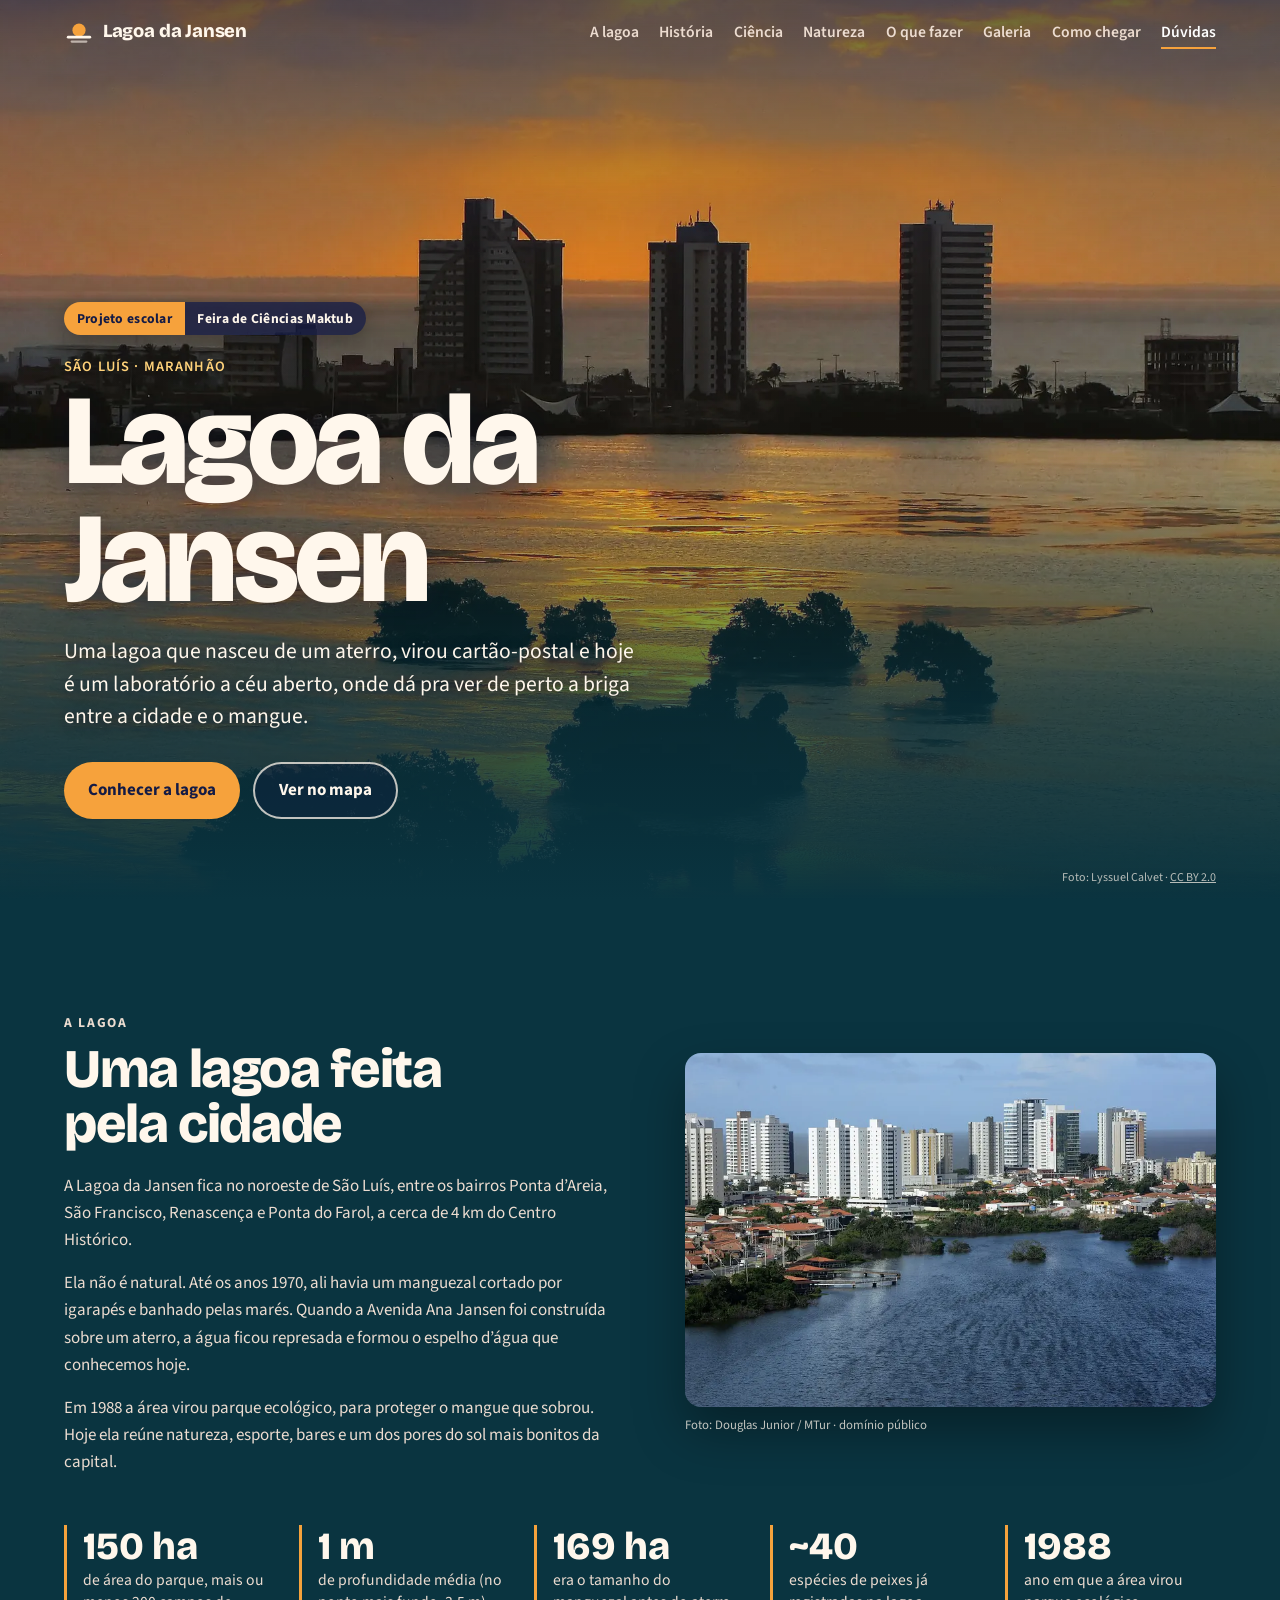
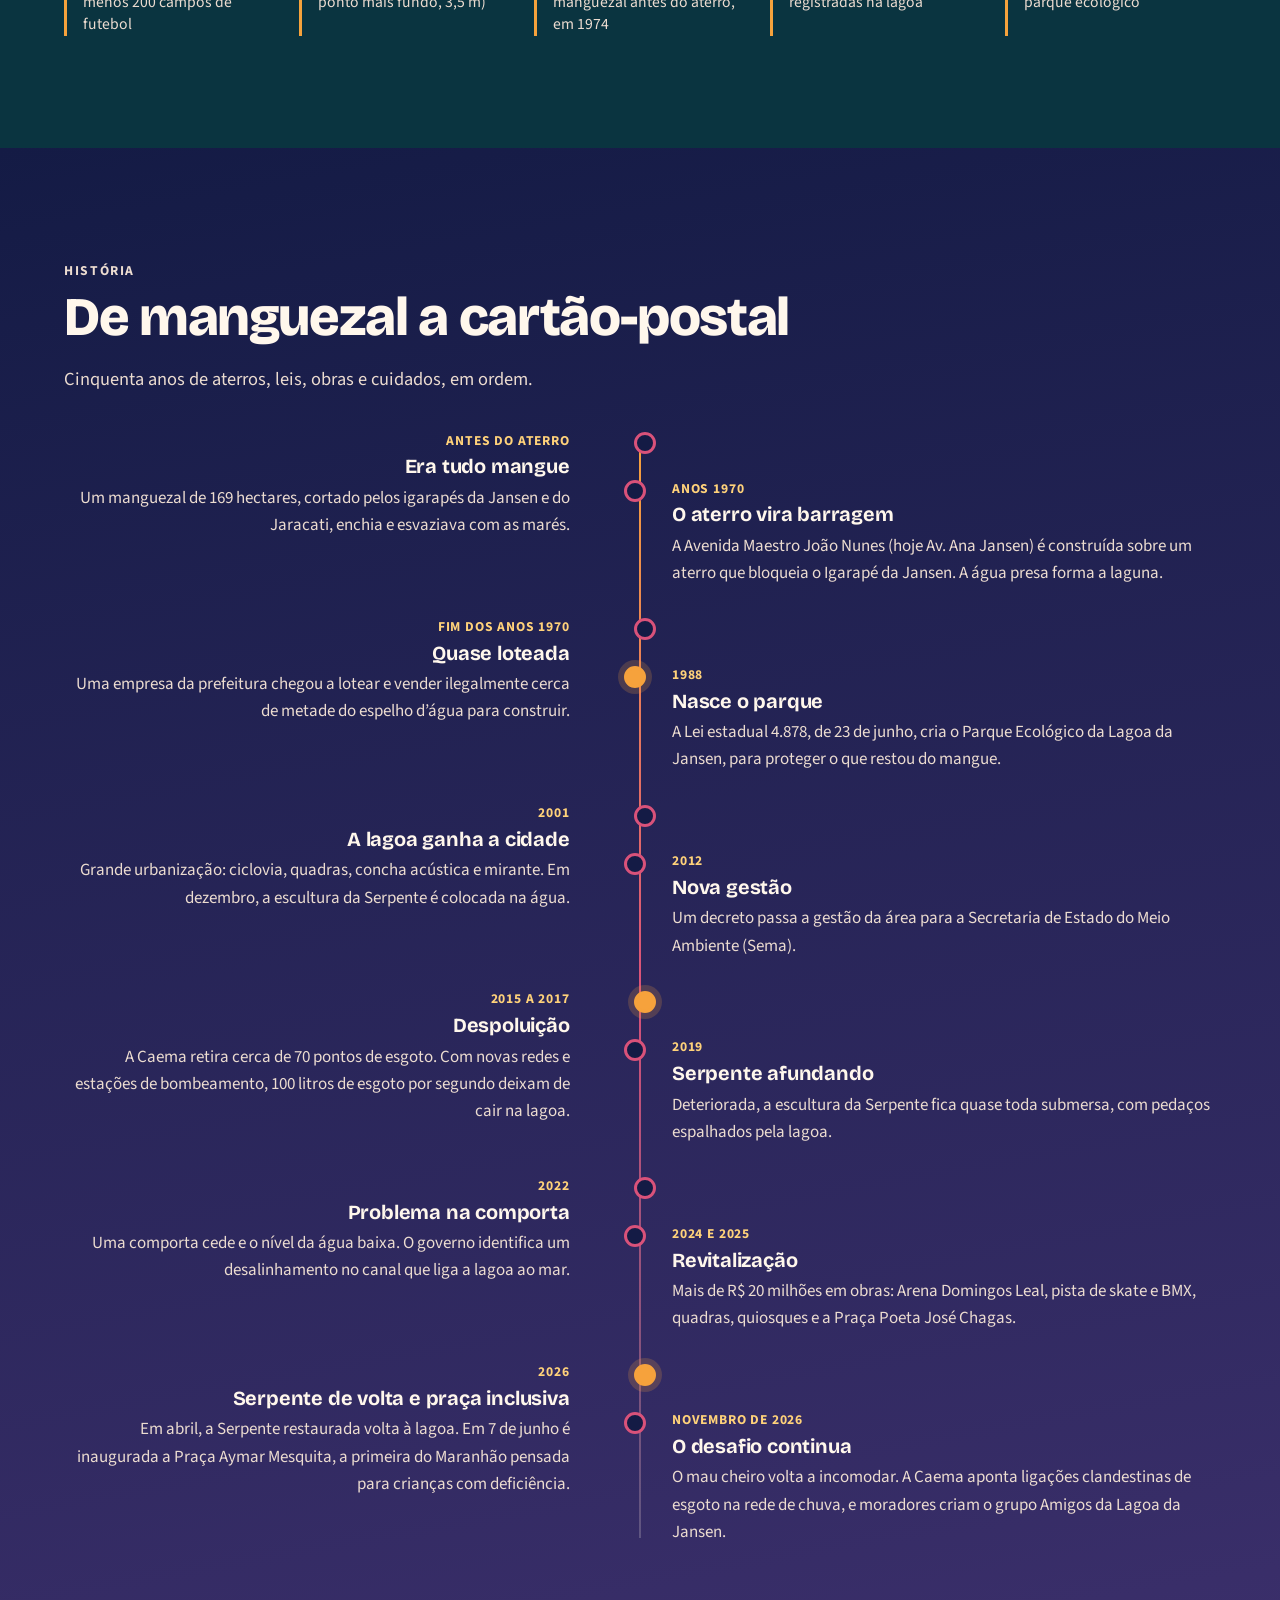
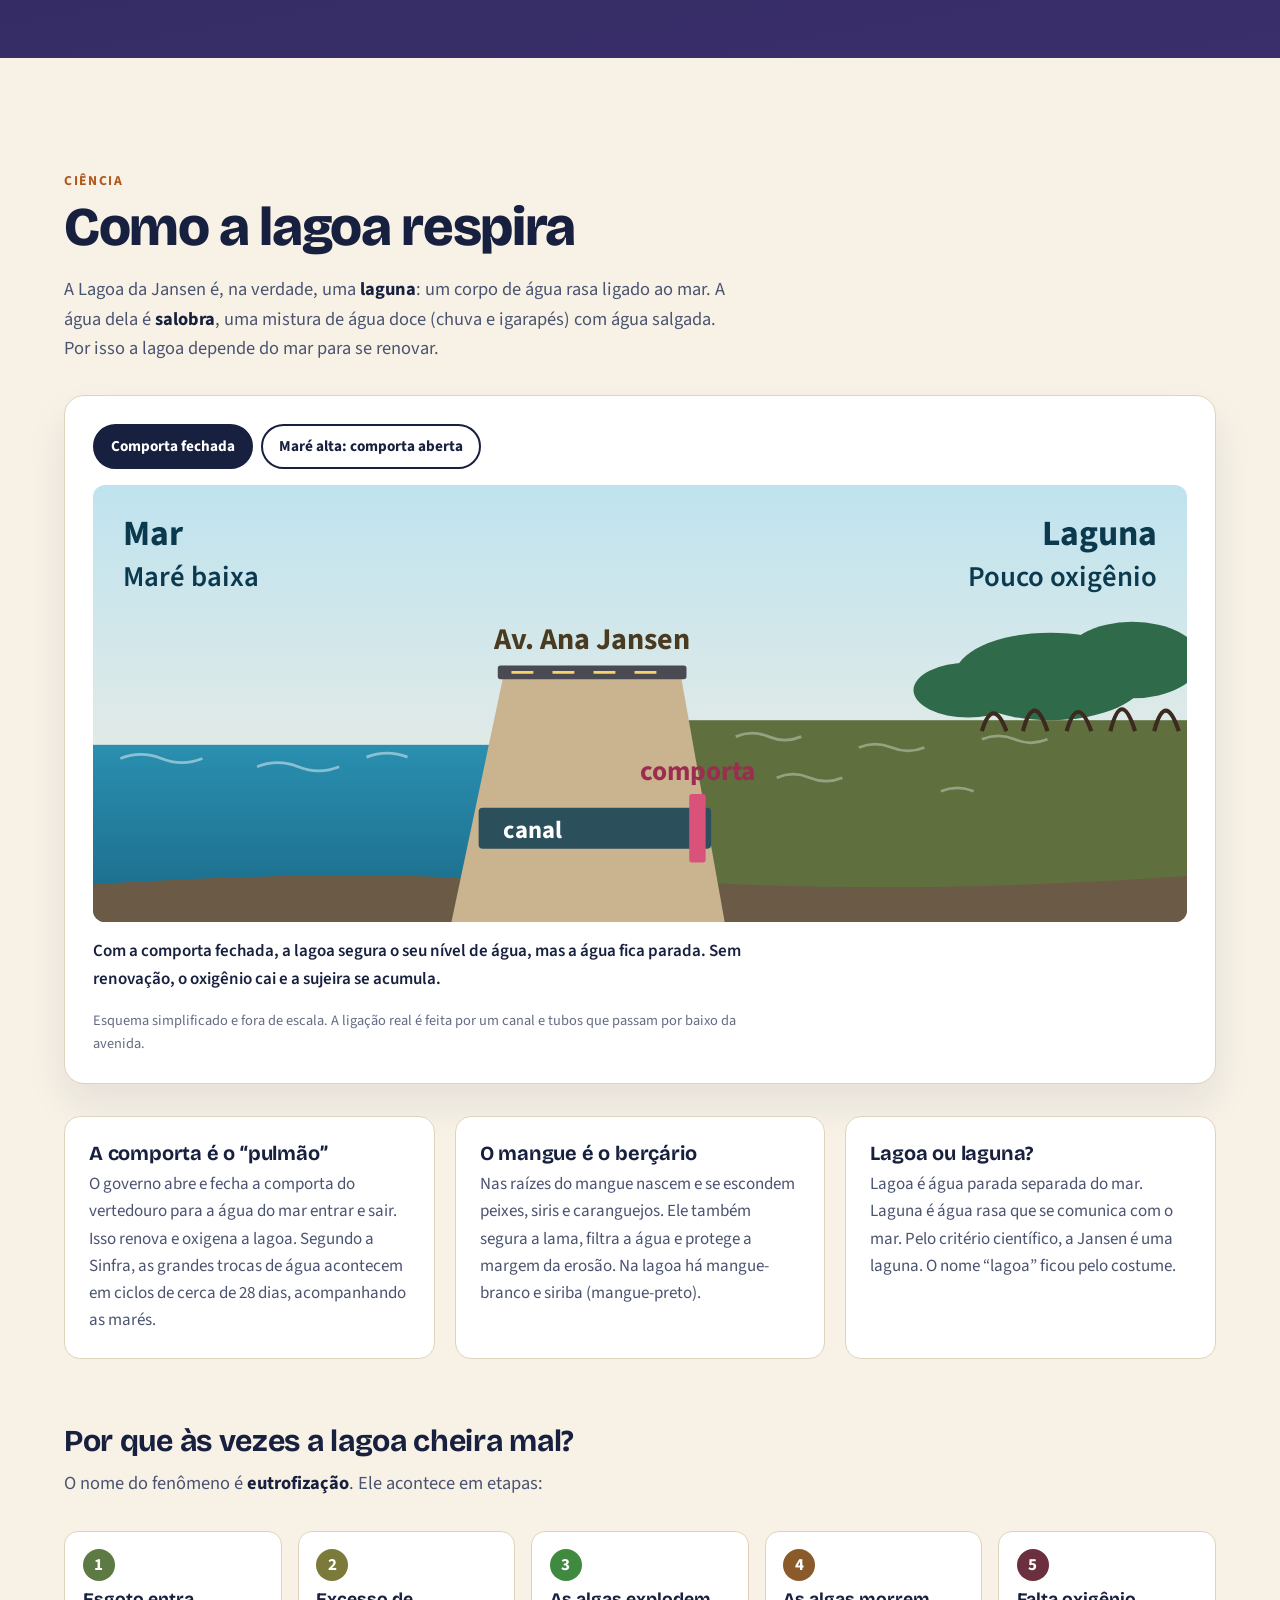
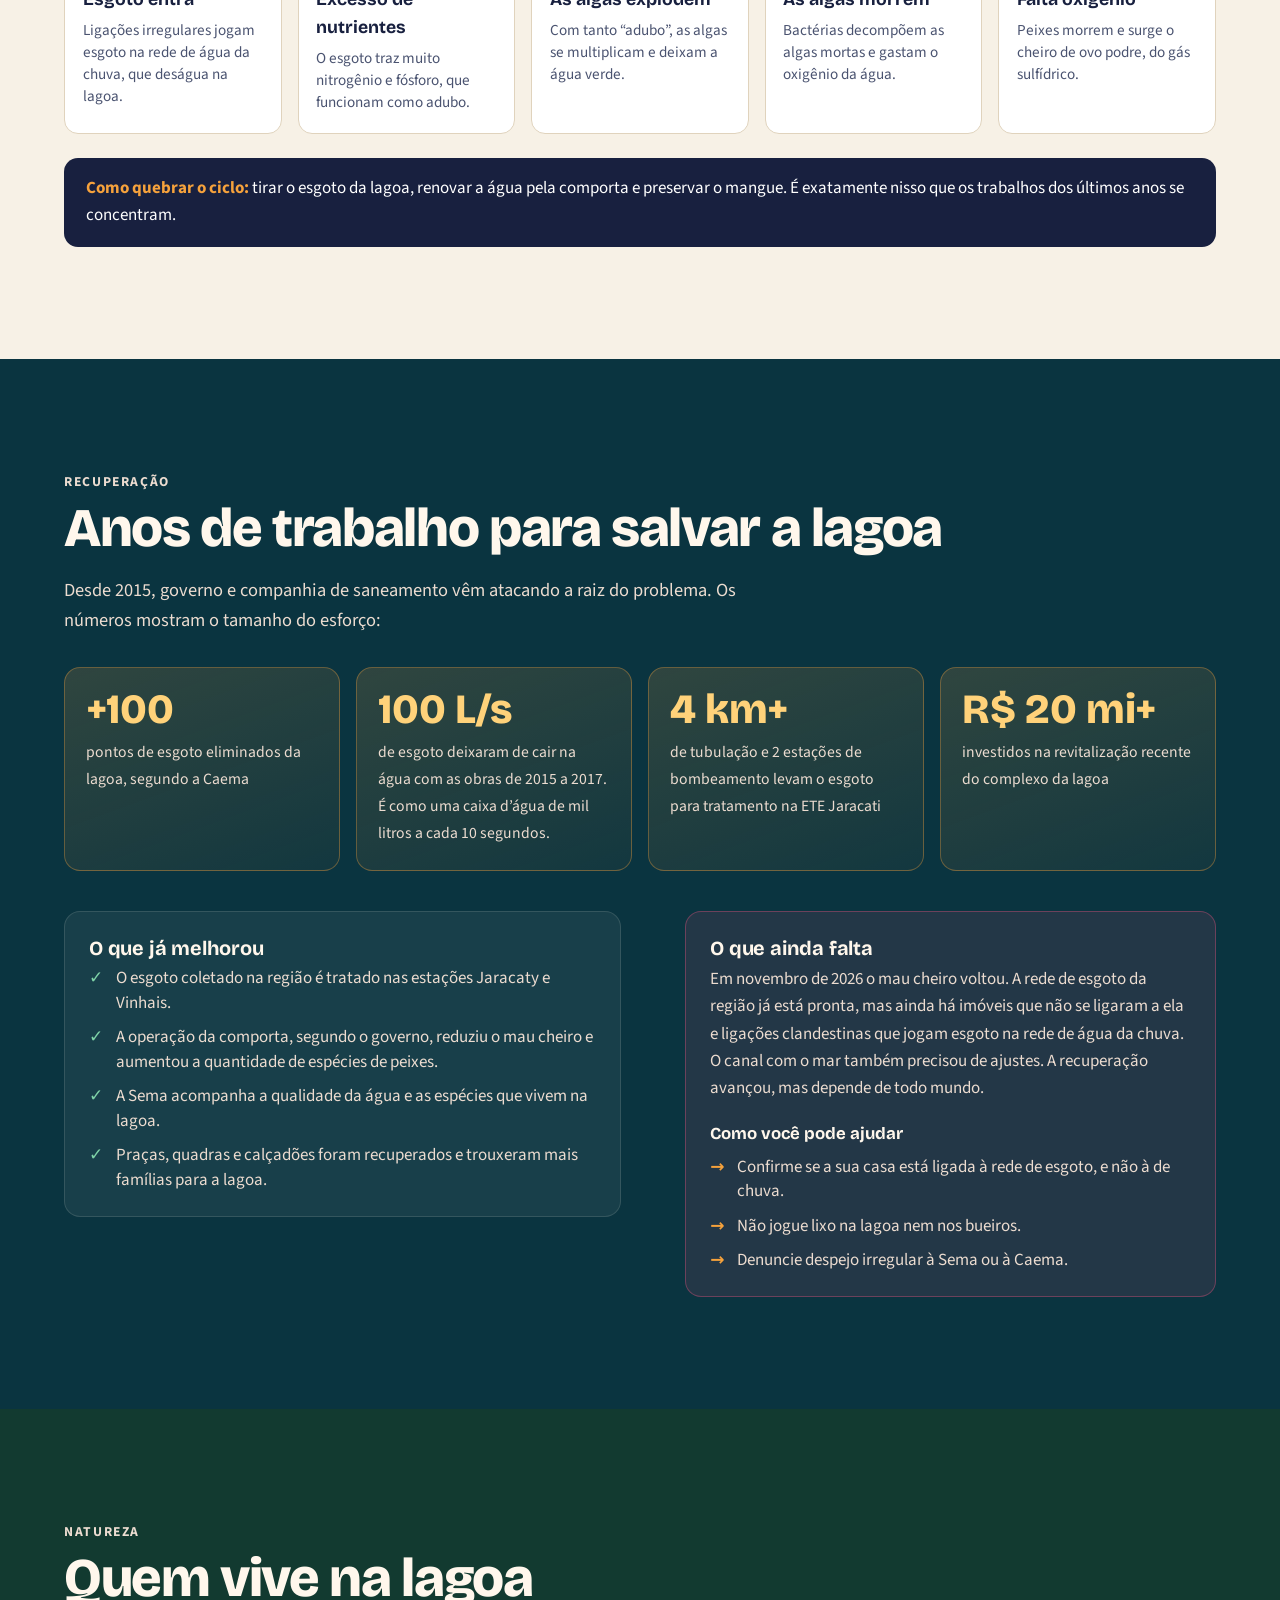
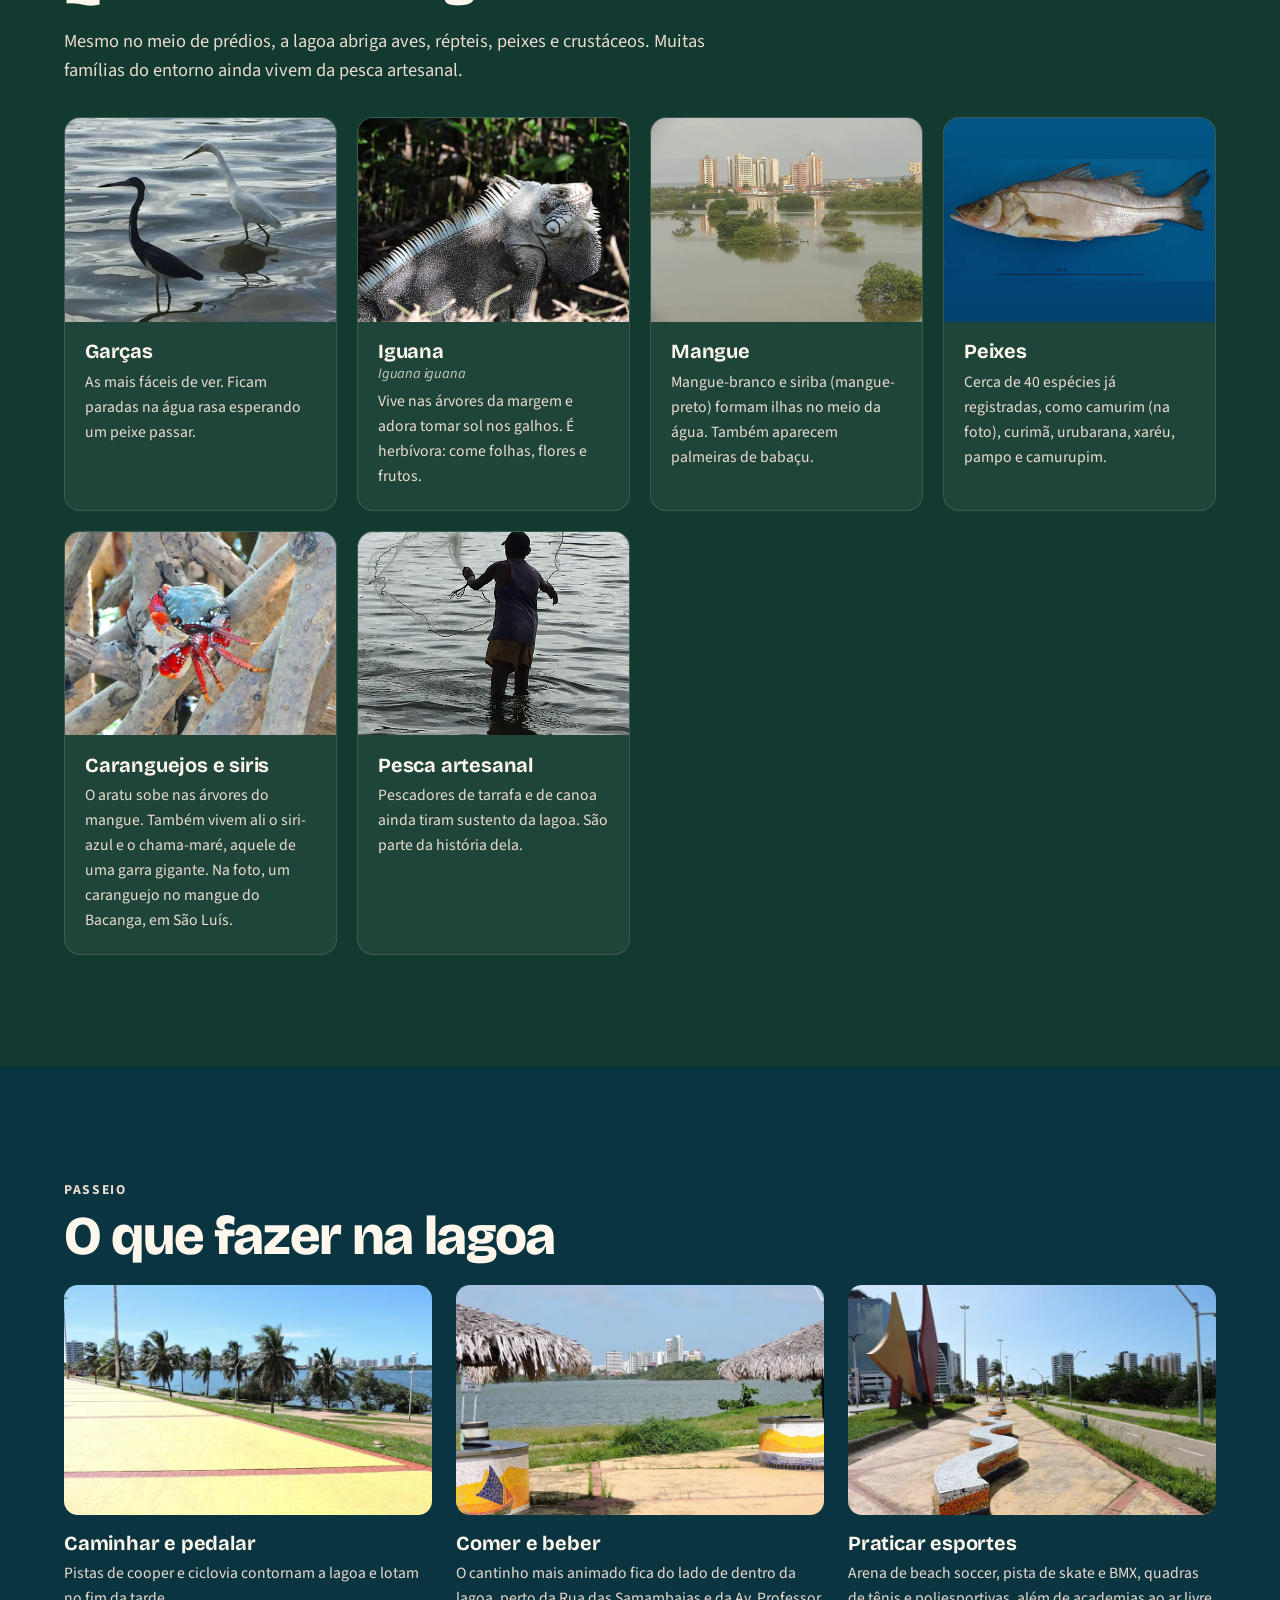
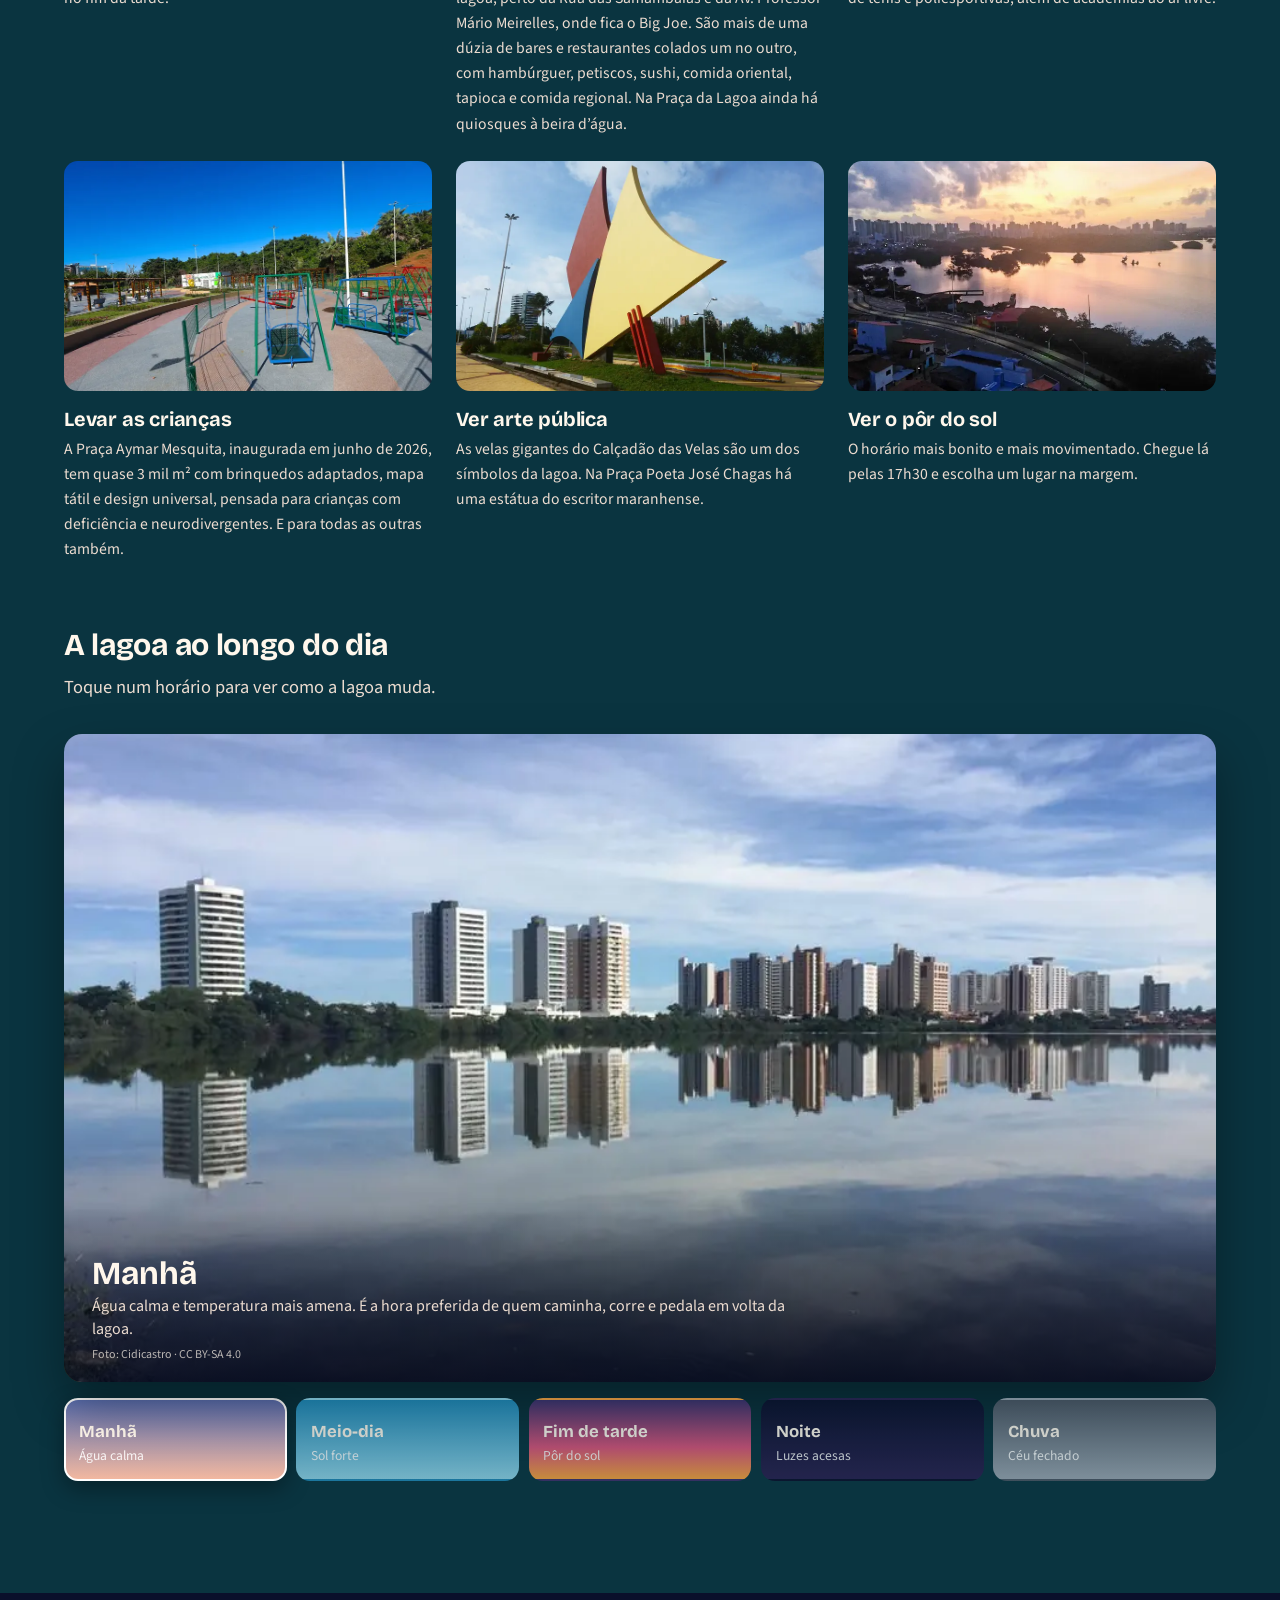
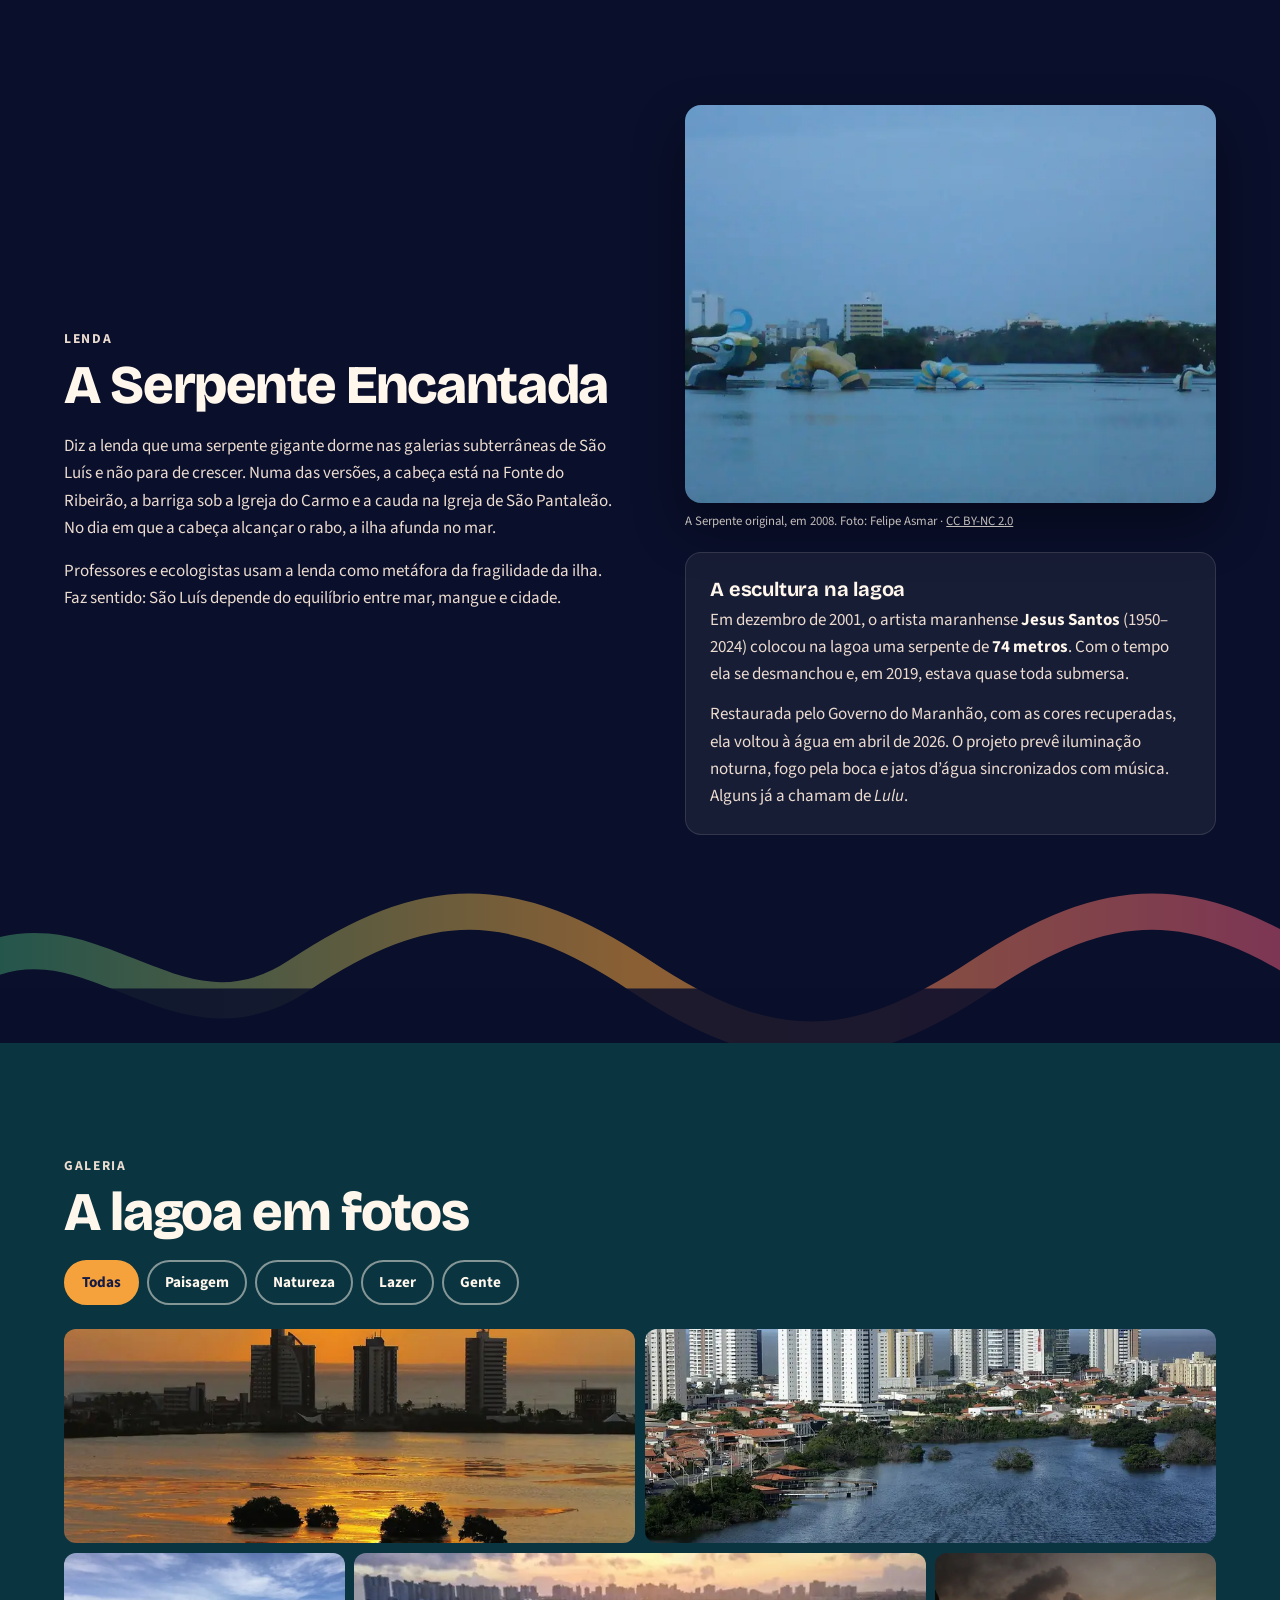
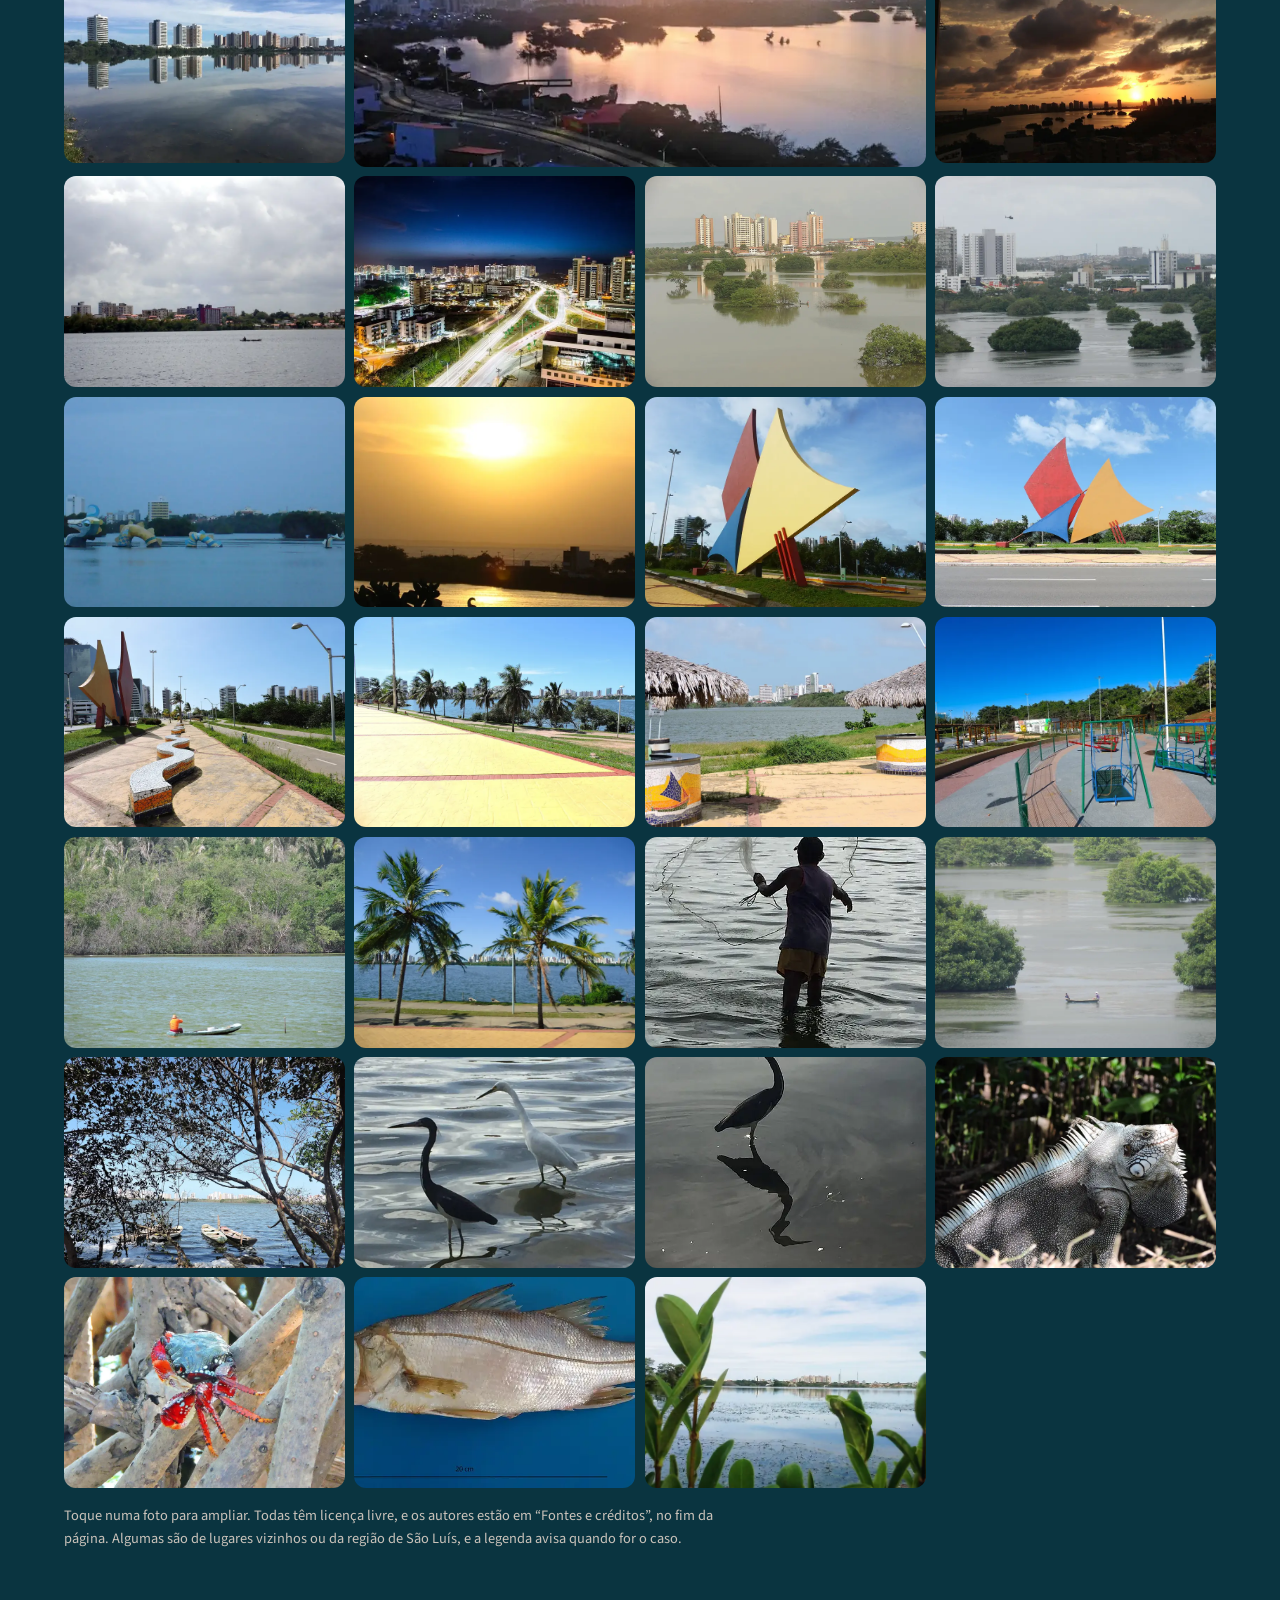
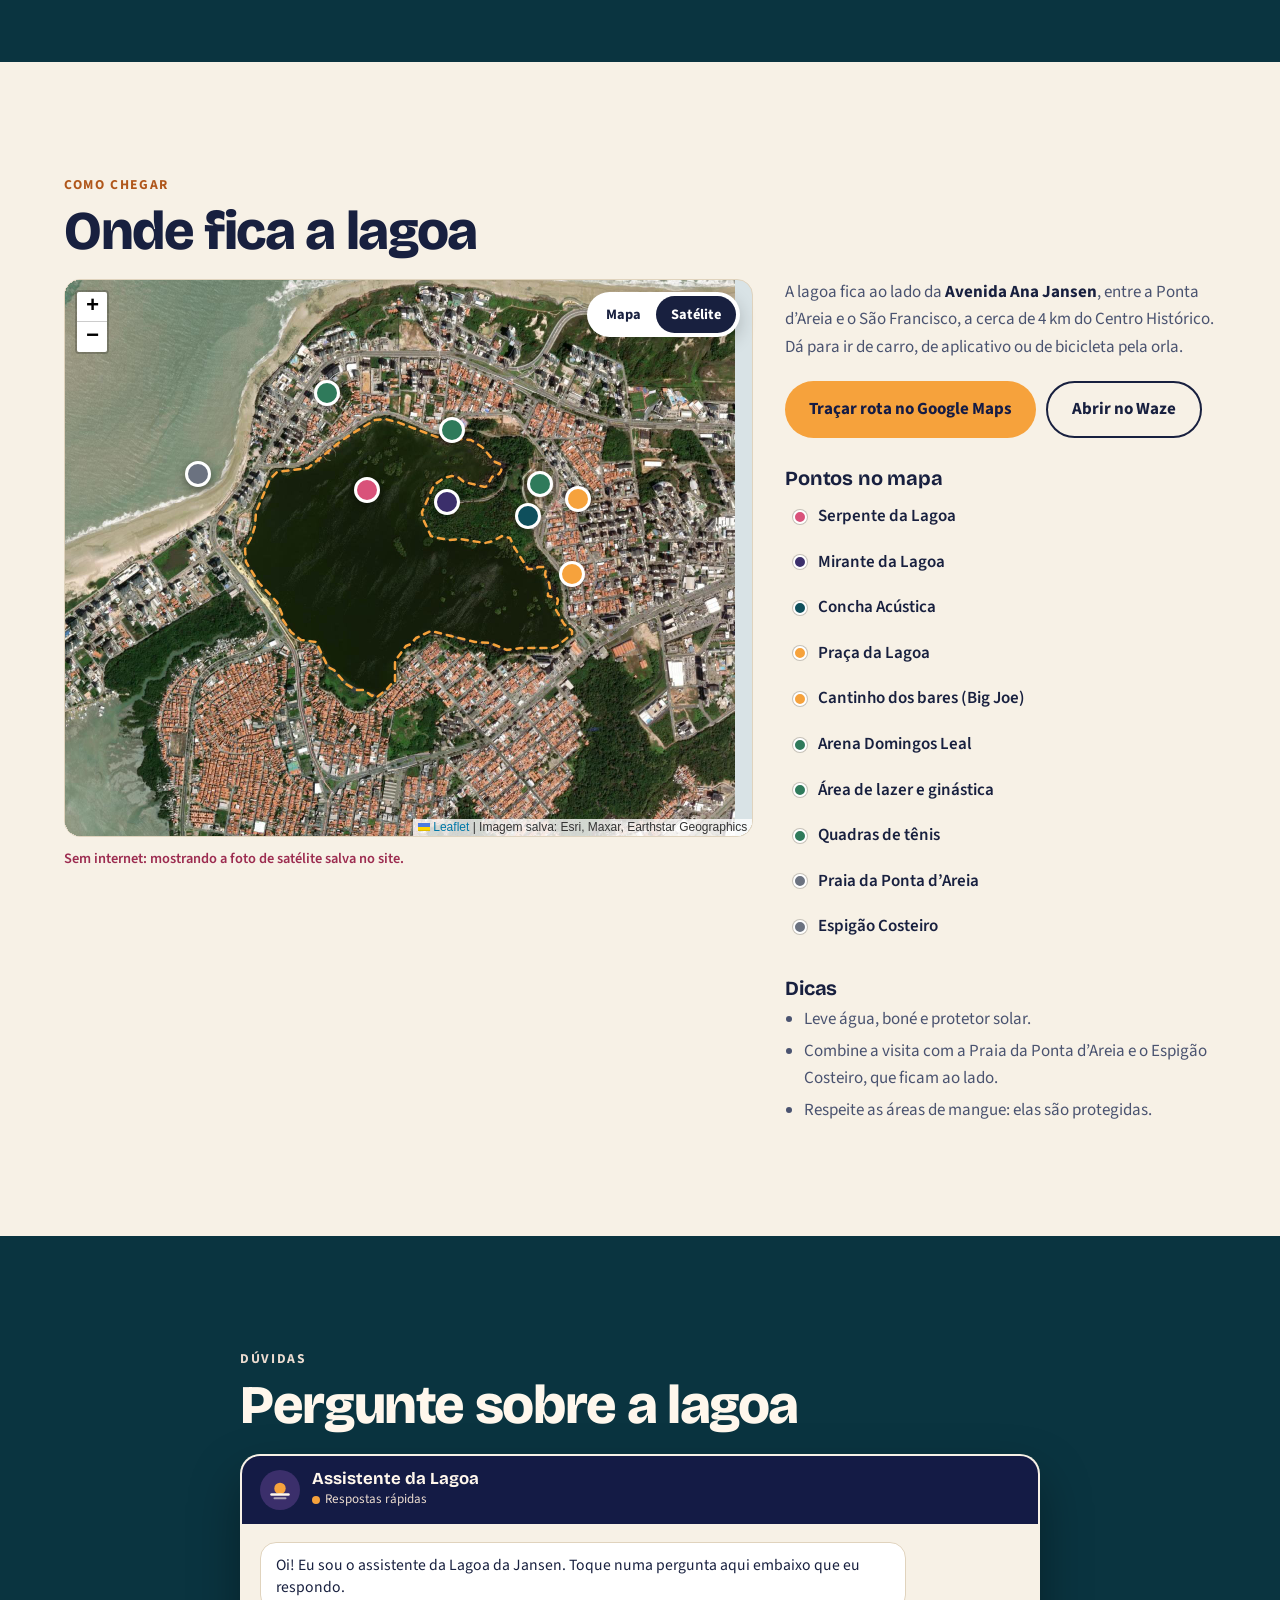
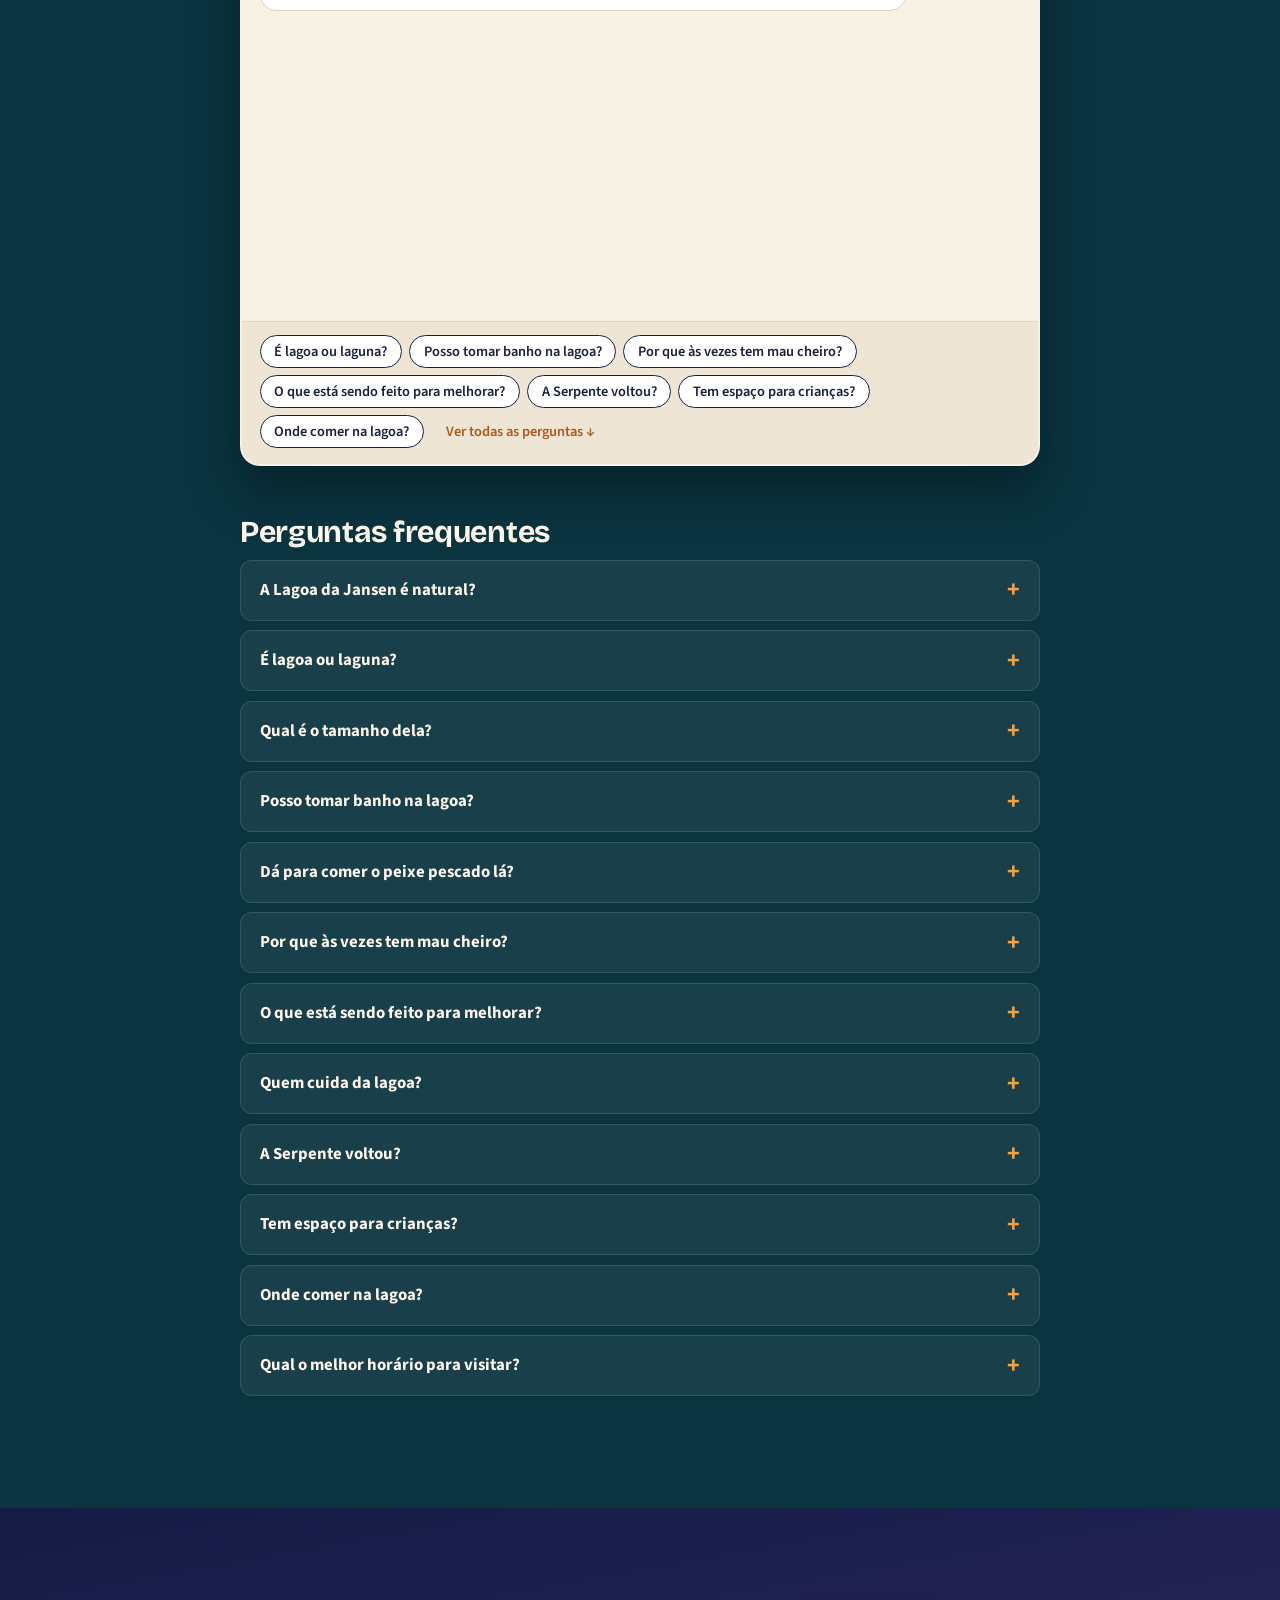
<file: index.html>
<!DOCTYPE html>
<html lang="pt-BR">
<head>
<meta charset="utf-8">
<meta name="viewport" content="width=device-width, initial-scale=1, viewport-fit=cover">
<title>Lagoa da Jansen · São Luís, Maranhão</title>
<meta name="description" content="Tudo sobre a Lagoa da Jansen, em São Luís (MA): história, ciência, natureza, o que fazer, mapa e como chegar. Projeto da Feira de Ciências Maktub.">
<meta name="theme-color" content="#141b45">
<meta property="og:type" content="website">
<meta property="og:locale" content="pt_BR">
<meta property="og:title" content="Lagoa da Jansen · São Luís, Maranhão">
<meta property="og:description" content="História, ciência, natureza e como chegar à Lagoa da Jansen. Projeto da Feira de Ciências Maktub.">
<meta property="og:url" content="https://winipassaia.github.io/laguna-jansen/">
<meta property="og:image" content="https://winipassaia.github.io/laguna-jansen/assets/img/og.jpg">
<meta property="og:image:width" content="1200">
<meta property="og:image:height" content="630">
<meta name="twitter:card" content="summary_large_image">
<link rel="canonical" href="https://winipassaia.github.io/laguna-jansen/">
<link rel="icon" href="favicon.ico" sizes="any">
<link rel="icon" href="assets/img/icone.svg" type="image/svg+xml">
<link rel="apple-touch-icon" href="assets/img/apple-touch-icon.png">
<link rel="stylesheet" href="assets/fonts/fonts.css">
<link rel="stylesheet" href="assets/vendor/leaflet/leaflet.css">
<link rel="stylesheet" href="assets/css/style.css?v=3">
</head>
<body>
<a class="pular" href="#conteudo">Pular para o conteúdo</a>

<!-- ================= CABEÇALHO FIXO ================= -->
<header class="cabecalho" id="cabecalho">
  <a class="marca" href="#inicio" aria-label="Lagoa da Jansen, voltar ao início">
    <svg viewBox="0 0 32 32" aria-hidden="true"><circle cx="16" cy="14" r="7" fill="#f6a23c"/><rect x="3" y="20" width="26" height="3" rx="1.5" fill="#fff7ec"/><rect x="7" y="25" width="18" height="2.4" rx="1.2" fill="#fff7ec" opacity=".6"/></svg>
    <span>Lagoa da Jansen</span>
  </a>
  <button class="botao-menu" type="button" aria-expanded="false" aria-controls="menu">
    <span class="botao-menu-icone" aria-hidden="true"></span>Menu
  </button>
  <nav aria-label="Principal">
    <ul class="menu" id="menu">
      <li><a href="#sobre">A lagoa</a></li>
      <li><a href="#historia">História</a></li>
      <li><a href="#ciencia">Ciência</a></li>
      <li><a href="#natureza">Natureza</a></li>
      <li><a href="#passeio">O que fazer</a></li>
      <li><a href="#galeria">Galeria</a></li>
      <li><a href="#como-chegar">Como chegar</a></li>
      <li><a href="#duvidas">Dúvidas</a></li>
    </ul>
  </nav>
</header>

<!-- ================= CAPA ================= -->
<section class="capa" id="inicio" aria-labelledby="titulo-capa">
  <img class="capa-foto"
       src="assets/img/fotos/capa-por-do-sol-g.webp"
       srcset="assets/img/fotos/capa-por-do-sol-p.webp 800w, assets/img/fotos/capa-por-do-sol-g.webp 2000w"
       sizes="100vw" width="2000" height="1500" alt="" fetchpriority="high">
  <div class="capa-conteudo">
    <p class="selo"><span>Projeto escolar</span> <span data-config="feira">Feira de Ciências Maktub</span></p>
    <p class="local">São Luís · Maranhão</p>
    <h1 id="titulo-capa">Lagoa da Jansen</h1>
    <p class="lead">Uma lagoa que nasceu de um aterro, virou cartão-postal e hoje é um laboratório a céu aberto, onde dá pra ver de perto a briga entre a cidade e o mangue.</p>
    <div class="acoes">
      <a class="btn btn-principal" href="#sobre">Conhecer a lagoa</a>
      <a class="btn btn-sec" href="#como-chegar">Ver no mapa</a>
    </div>
  </div>
  <p class="credito-capa">Foto: Lyssuel Calvet · <a href="https://creativecommons.org/licenses/by/2.0/deed.pt-br">CC BY 2.0</a></p>
</section>

<main id="conteudo">

<!-- ================= SOBRE ================= -->
<section class="secao escura" id="sobre" aria-labelledby="t-sobre">
  <div class="miolo duas-colunas">
    <div>
      <p class="sobretitulo">A lagoa</p>
      <h2 id="t-sobre">Uma lagoa feita pela cidade</h2>
      <p>A Lagoa da Jansen fica no noroeste de São Luís, entre os bairros Ponta d’Areia, São Francisco, Renascença e Ponta do Farol, a cerca de 4 km do Centro Histórico.</p>
      <p>Ela não é natural. Até os anos 1970, ali havia um manguezal cortado por igarapés e banhado pelas marés. Quando a Avenida Ana Jansen foi construída sobre um aterro, a água ficou represada e formou o espelho d’água que conhecemos hoje.</p>
      <p>Em 1988 a área virou parque ecológico, para proteger o mangue que sobrou. Hoje ela reúne natureza, esporte, bares e um dos pores do sol mais bonitos da capital.</p>
    </div>
    <figure class="foto-moldura">
      <img src="assets/img/fotos/vista-geral-p.webp"
           srcset="assets/img/fotos/vista-geral-p.webp 800w, assets/img/fotos/vista-geral-g.webp 1600w"
           sizes="(min-width: 900px) 45vw, 100vw" width="1600" height="1067" loading="lazy"
           alt="Vista do alto da lagoa, com ilhas de mangue e prédios da Ponta d’Areia ao fundo">
      <figcaption>Foto: Douglas Junior / MTur · domínio público</figcaption>
    </figure>
  </div>
  <div class="miolo">
    <dl class="numeros">
      <div><dt>150 ha</dt><dd>de área do parque, mais ou menos 200 campos de futebol</dd></div>
      <div><dt>1 m</dt><dd>de profundidade média (no ponto mais fundo, 3,5 m)</dd></div>
      <div><dt>169 ha</dt><dd>era o tamanho do manguezal antes do aterro, em 1974</dd></div>
      <div><dt>~40</dt><dd>espécies de peixes já registradas na lagoa</dd></div>
      <div><dt>1988</dt><dd>ano em que a área virou parque ecológico</dd></div>
    </dl>
  </div>
</section>

<!-- ================= HISTÓRIA ================= -->
<section class="secao crepusculo" id="historia" aria-labelledby="t-historia">
  <div class="miolo">
    <p class="sobretitulo">História</p>
    <h2 id="t-historia">De manguezal a cartão-postal</h2>
    <p class="intro">Cinquenta anos de aterros, leis, obras e cuidados, em ordem.</p>
    <ol class="linha-tempo">
      <li><span class="ano">Antes do aterro</span><h3>Era tudo mangue</h3><p>Um manguezal de 169 hectares, cortado pelos igarapés da Jansen e do Jaracati, enchia e esvaziava com as marés.</p></li>
      <li><span class="ano">Anos 1970</span><h3>O aterro vira barragem</h3><p>A Avenida Maestro João Nunes (hoje Av. Ana Jansen) é construída sobre um aterro que bloqueia o Igarapé da Jansen. A água presa forma a laguna.</p></li>
      <li><span class="ano">Fim dos anos 1970</span><h3>Quase loteada</h3><p>Uma empresa da prefeitura chegou a lotear e vender ilegalmente cerca de metade do espelho d’água para construir.</p></li>
      <li class="marco"><span class="ano">1988</span><h3>Nasce o parque</h3><p>A Lei estadual 4.878, de 23 de junho, cria o Parque Ecológico da Lagoa da Jansen, para proteger o que restou do mangue.</p></li>
      <li><span class="ano">2001</span><h3>A lagoa ganha a cidade</h3><p>Grande urbanização: ciclovia, quadras, concha acústica e mirante. Em dezembro, a escultura da Serpente é colocada na água.</p></li>
      <li><span class="ano">2012</span><h3>Nova gestão</h3><p>Um decreto passa a gestão da área para a Secretaria de Estado do Meio Ambiente (Sema).</p></li>
      <li class="marco"><span class="ano">2015 a 2017</span><h3>Despoluição</h3><p>A Caema retira cerca de 70 pontos de esgoto. Com novas redes e estações de bombeamento, 100 litros de esgoto por segundo deixam de cair na lagoa.</p></li>
      <li><span class="ano">2019</span><h3>Serpente afundando</h3><p>Deteriorada, a escultura da Serpente fica quase toda submersa, com pedaços espalhados pela lagoa.</p></li>
      <li><span class="ano">2022</span><h3>Problema na comporta</h3><p>Uma comporta cede e o nível da água baixa. O governo identifica um desalinhamento no canal que liga a lagoa ao mar.</p></li>
      <li><span class="ano">2024 e 2025</span><h3>Revitalização</h3><p>Mais de R$ 20 milhões em obras: Arena Domingos Leal, pista de skate e BMX, quadras, quiosques e a Praça Poeta José Chagas.</p></li>
      <li class="marco"><span class="ano">2026</span><h3>Serpente de volta e praça inclusiva</h3><p>Em abril, a Serpente restaurada volta à lagoa. Em 7 de junho é inaugurada a Praça Aymar Mesquita, a primeira do Maranhão pensada para crianças com deficiência.</p></li>
      <li><span class="ano">Novembro de 2026</span><h3>O desafio continua</h3><p>O mau cheiro volta a incomodar. A Caema aponta ligações clandestinas de esgoto na rede de chuva, e moradores criam o grupo Amigos da Lagoa da Jansen.</p></li>
    </ol>
  </div>
</section>

<!-- ================= CIÊNCIA ================= -->
<section class="secao clara" id="ciencia" aria-labelledby="t-ciencia">
  <div class="miolo">
    <p class="sobretitulo">Ciência</p>
    <h2 id="t-ciencia">Como a lagoa respira</h2>
    <p class="intro">A Lagoa da Jansen é, na verdade, uma <strong>laguna</strong>: um corpo de água rasa ligado ao mar. A água dela é <strong>salobra</strong>, uma mistura de água doce (chuva e igarapés) com água salgada. Por isso a lagoa depende do mar para se renovar.</p>

    <div class="simulador" id="simulador">
      <div class="simulador-controles" role="group" aria-label="Estado da comporta">
        <button type="button" data-estado="fechada" aria-pressed="true">Comporta fechada</button>
        <button type="button" data-estado="aberta" aria-pressed="false">Maré alta: comporta aberta</button>
      </div>
      <svg class="simulador-svg" viewBox="0 0 800 320" role="img" aria-labelledby="sim-titulo sim-desc">
        <title id="sim-titulo">Esquema da ligação entre o mar e a lagoa</title>
        <desc id="sim-desc">À esquerda o mar, no meio o aterro da avenida com um canal e uma comporta, à direita a lagoa com mangue.</desc>
        <defs>
          <linearGradient id="g-ceu" x1="0" y1="0" x2="0" y2="1"><stop offset="0" stop-color="#bfe3ef"/><stop offset="1" stop-color="#f7efe2"/></linearGradient>
          <linearGradient id="g-mar" x1="0" y1="0" x2="0" y2="1"><stop offset="0" stop-color="#2a8fb0"/><stop offset="1" stop-color="#145a78"/></linearGradient>
          <marker id="seta" viewBox="0 0 10 10" refX="6" refY="5" markerWidth="5" markerHeight="5" orient="auto"><path d="M0 0 L10 5 L0 10 z" fill="#fff"/></marker>
        </defs>
        <rect width="800" height="320" fill="url(#g-ceu)"/>
        <!-- mar -->
        <g class="sim-mar">
          <rect x="0" y="190" width="290" height="180" fill="url(#g-mar)"/>
          <path d="M20 200 q15 -6 30 0 t30 0 M120 206 q15 -6 30 0 t30 0 M200 199 q15 -6 30 0" stroke="#fff" stroke-opacity=".45" stroke-width="2" fill="none"/>
        </g>
        <!-- lagoa -->
        <rect class="sim-lagoa" x="430" y="172" width="370" height="148"/>
        <path d="M470 184 q12 -5 24 0 t24 0 M560 192 q12 -5 24 0 t24 0 M650 186 q12 -5 24 0 t24 0 M500 214 q12 -5 24 0 t24 0 M620 224 q12 -5 24 0" stroke="#fff" stroke-opacity=".35" stroke-width="2" fill="none"/>
        <!-- fundo de lama -->
        <path d="M0 292 Q200 280 300 290 L430 290 Q600 300 800 286 L800 320 L0 320 Z" fill="#6b5a45"/>
        <!-- aterro / avenida -->
        <path d="M262 320 L300 140 L430 140 L462 320 Z" fill="#c9b48f"/>
        <rect x="296" y="132" width="138" height="10" rx="2" fill="#4a4a52"/>
        <path d="M306 137 h16 M336 137 h16 M366 137 h16 M396 137 h16" stroke="#f6d36b" stroke-width="2"/>
        <!-- canal sob a avenida -->
        <rect x="282" y="236" width="170" height="30" fill="#2c4f5c" rx="3"/>
        <path class="sim-fluxo" d="M290 251 H445" stroke="#fff" stroke-width="3" stroke-dasharray="10 12" marker-end="url(#seta)"/>
        <!-- comporta -->
        <rect class="sim-comporta" x="436" y="226" width="12" height="50" fill="#d9527a" rx="2"/>
        <!-- mangue -->
        <g class="sim-mangue" fill="#2f6b4a">
          <ellipse cx="700" cy="140" rx="70" ry="32"/><ellipse cx="760" cy="128" rx="50" ry="28"/><ellipse cx="640" cy="150" rx="40" ry="20"/>
          <path d="M650 180 q8 -26 18 0 M680 180 q8 -30 18 0 M712 180 q8 -28 18 0 M744 180 q8 -32 18 0 M776 180 q8 -30 18 0" stroke="#3b2a1d" stroke-width="3" fill="none"/>
        </g>
        <!-- bolhas de oxigênio -->
        <g class="sim-bolhas" fill="#fff">
          <circle cx="500" cy="270" r="4"/><circle cx="540" cy="250" r="3"/><circle cx="585" cy="275" r="5"/><circle cx="620" cy="245" r="3"/><circle cx="560" cy="290" r="3"/>
        </g>
        <!-- rótulos -->
        <g class="sim-rotulos" font-family="Source Sans 3, Segoe UI, sans-serif" font-size="26" font-weight="700">
          <text x="22" y="44" fill="#0b3a4f">Mar</text>
          <text x="22" y="74" fill="#0b3a4f" font-weight="600" font-size="21" class="sim-mare">Maré baixa</text>
          <text x="365" y="120" fill="#4a3a20" font-size="22" text-anchor="middle">Av. Ana Jansen</text>
          <text x="300" y="258" fill="#fff" font-size="18" font-weight="700">canal</text>
          <text x="442" y="216" fill="#9c2c50" font-size="20" text-anchor="middle">comporta</text>
          <text x="778" y="44" fill="#0b3a4f" text-anchor="end">Laguna</text>
          <text x="778" y="74" fill="#0b3a4f" font-weight="600" font-size="21" text-anchor="end" class="sim-estado-lagoa">Pouco oxigênio</text>
        </g>
      </svg>
      <p class="simulador-legenda" aria-live="polite" id="sim-legenda">Com a comporta fechada, a lagoa segura o seu nível de água, mas a água fica parada. Sem renovação, o oxigênio cai e a sujeira se acumula.</p>
      <p class="nota">Esquema simplificado e fora de escala. A ligação real é feita por um canal e tubos que passam por baixo da avenida.</p>
    </div>

    <div class="cartoes-ciencia">
      <article class="cartao">
        <h3>A comporta é o “pulmão”</h3>
        <p>O governo abre e fecha a comporta do vertedouro para a água do mar entrar e sair. Isso renova e oxigena a lagoa. Segundo a Sinfra, as grandes trocas de água acontecem em ciclos de cerca de 28 dias, acompanhando as marés.</p>
      </article>
      <article class="cartao">
        <h3>O mangue é o berçário</h3>
        <p>Nas raízes do mangue nascem e se escondem peixes, siris e caranguejos. Ele também segura a lama, filtra a água e protege a margem da erosão. Na lagoa há mangue-branco e siriba (mangue-preto).</p>
      </article>
      <article class="cartao">
        <h3>Lagoa ou laguna?</h3>
        <p>Lagoa é água parada separada do mar. Laguna é água rasa que se comunica com o mar. Pelo critério científico, a Jansen é uma laguna. O nome “lagoa” ficou pelo costume.</p>
      </article>
    </div>

    <h3 class="subtitulo" id="t-cheiro">Por que às vezes a lagoa cheira mal?</h3>
    <p class="intro">O nome do fenômeno é <strong>eutrofização</strong>. Ele acontece em etapas:</p>
    <ol class="cadeia" aria-labelledby="t-cheiro">
      <li><span class="cadeia-num">1</span><strong>Esgoto entra</strong><span>Ligações irregulares jogam esgoto na rede de água da chuva, que deságua na lagoa.</span></li>
      <li><span class="cadeia-num">2</span><strong>Excesso de nutrientes</strong><span>O esgoto traz muito nitrogênio e fósforo, que funcionam como adubo.</span></li>
      <li><span class="cadeia-num">3</span><strong>As algas explodem</strong><span>Com tanto “adubo”, as algas se multiplicam e deixam a água verde.</span></li>
      <li><span class="cadeia-num">4</span><strong>As algas morrem</strong><span>Bactérias decompõem as algas mortas e gastam o oxigênio da água.</span></li>
      <li><span class="cadeia-num">5</span><strong>Falta oxigênio</strong><span>Peixes morrem e surge o cheiro de ovo podre, do gás sulfídrico.</span></li>
    </ol>
    <p class="destaque-solucao"><strong>Como quebrar o ciclo:</strong> tirar o esgoto da lagoa, renovar a água pela comporta e preservar o mangue. É exatamente nisso que os trabalhos dos últimos anos se concentram.</p>
  </div>
</section>

<!-- ================= CUIDADOS / RECUPERAÇÃO ================= -->
<section class="secao escura" id="cuidados" aria-labelledby="t-cuidados">
  <div class="miolo">
    <p class="sobretitulo">Recuperação</p>
    <h2 id="t-cuidados">Anos de trabalho para salvar a lagoa</h2>
    <p class="intro">Desde 2015, governo e companhia de saneamento vêm atacando a raiz do problema. Os números mostram o tamanho do esforço:</p>
    <div class="progresso">
      <div class="indicador"><strong>+100</strong><span>pontos de esgoto eliminados da lagoa, segundo a Caema</span></div>
      <div class="indicador"><strong>100 L/s</strong><span>de esgoto deixaram de cair na água com as obras de 2015 a 2017. É como uma caixa d’água de mil litros a cada 10 segundos.</span></div>
      <div class="indicador"><strong>4 km+</strong><span>de tubulação e 2 estações de bombeamento levam o esgoto para tratamento na ETE Jaracati</span></div>
      <div class="indicador"><strong>R$ 20 mi+</strong><span>investidos na revitalização recente do complexo da lagoa</span></div>
    </div>
    <div class="duas-colunas alinhar-topo">
      <div class="cartao cartao-escuro">
        <h3>O que já melhorou</h3>
        <ul class="lista-check">
          <li>O esgoto coletado na região é tratado nas estações Jaracaty e Vinhais.</li>
          <li>A operação da comporta, segundo o governo, reduziu o mau cheiro e aumentou a quantidade de espécies de peixes.</li>
          <li>A Sema acompanha a qualidade da água e as espécies que vivem na lagoa.</li>
          <li>Praças, quadras e calçadões foram recuperados e trouxeram mais famílias para a lagoa.</li>
        </ul>
      </div>
      <div class="cartao cartao-alerta">
        <h3>O que ainda falta</h3>
        <p>Em novembro de 2026 o mau cheiro voltou. A rede de esgoto da região já está pronta, mas ainda há imóveis que não se ligaram a ela e ligações clandestinas que jogam esgoto na rede de água da chuva. O canal com o mar também precisou de ajustes. A recuperação avançou, mas depende de todo mundo.</p>
        <h4>Como você pode ajudar</h4>
        <ul class="lista-ajuda">
          <li>Confirme se a sua casa está ligada à rede de esgoto, e não à de chuva.</li>
          <li>Não jogue lixo na lagoa nem nos bueiros.</li>
          <li>Denuncie despejo irregular à Sema ou à Caema.</li>
        </ul>
      </div>
    </div>
  </div>
</section>

<!-- ================= NATUREZA ================= -->
<section class="secao mangue" id="natureza" aria-labelledby="t-natureza">
  <div class="miolo">
    <p class="sobretitulo">Natureza</p>
    <h2 id="t-natureza">Quem vive na lagoa</h2>
    <p class="intro">Mesmo no meio de prédios, a lagoa abriga aves, répteis, peixes e crustáceos. Muitas famílias do entorno ainda vivem da pesca artesanal.</p>
    <div class="grade-especies">
      <article class="especie">
        <img src="assets/img/fotos/garcas-p.webp" width="800" height="788" loading="lazy" alt="Duas garças, uma escura e uma branca, pescando na água rasa">
        <div><h3>Garças</h3><p>As mais fáceis de ver. Ficam paradas na água rasa esperando um peixe passar.</p></div>
      </article>
      <article class="especie">
        <img src="assets/img/fotos/iguana-p.webp" width="800" height="600" loading="lazy" alt="Iguana verde-acinzentada entre a vegetação do mangue">
        <div><h3>Iguana <em class="cientifico">Iguana iguana</em></h3><p>Vive nas árvores da margem e adora tomar sol nos galhos. É herbívora: come folhas, flores e frutos.</p></div>
      </article>
      <article class="especie">
        <img src="assets/img/fotos/ilhas-de-mangue-p.webp" width="800" height="600" loading="lazy" alt="Ilhas de vegetação de mangue no meio da água, com prédios ao fundo">
        <div><h3>Mangue</h3><p>Mangue-branco e siriba (mangue-preto) formam ilhas no meio da água. Também aparecem palmeiras de babaçu.</p></div>
      </article>
      <article class="especie">
        <img class="foto-peixe" src="assets/img/fotos/camurim-p.webp" width="800" height="360" loading="lazy" alt="Camurim, peixe prateado com uma linha escura ao longo do corpo, sobre fundo azul">
        <div><h3>Peixes</h3><p>Cerca de 40 espécies já registradas, como camurim (na foto), curimã, urubarana, xaréu, pampo e camurupim.</p></div>
      </article>
      <article class="especie">
        <img src="assets/img/fotos/caranguejo-mangue-p.webp" width="800" height="538" loading="lazy" alt="Caranguejo vermelho e azul agarrado às raízes do mangue">
        <div><h3>Caranguejos e siris</h3><p>O aratu sobe nas árvores do mangue. Também vivem ali o siri-azul e o chama-maré, aquele de uma garra gigante. Na foto, um caranguejo no mangue do Bacanga, em São Luís.</p></div>
      </article>
      <article class="especie">
        <img src="assets/img/fotos/tarrafeiro-p.webp" width="500" height="612" loading="lazy" alt="Pescador com água pela cintura lançando uma tarrafa">
        <div><h3>Pesca artesanal</h3><p>Pescadores de tarrafa e de canoa ainda tiram sustento da lagoa. São parte da história dela.</p></div>
      </article>
    </div>
  </div>
</section>

<!-- ================= O QUE FAZER ================= -->
<section class="secao escura" id="passeio" aria-labelledby="t-passeio">
  <div class="miolo">
    <p class="sobretitulo">Passeio</p>
    <h2 id="t-passeio">O que fazer na lagoa</h2>
    <div class="grade-atracoes">
      <article class="atracao">
        <img src="assets/img/fotos/calcadao-coqueiros-p.webp" width="800" height="600" loading="lazy" alt="Calçadão largo com coqueiros e a lagoa ao lado">
        <h3>Caminhar e pedalar</h3>
        <p>Pistas de cooper e ciclovia contornam a lagoa e lotam no fim da tarde.</p>
      </article>
      <article class="atracao">
        <img src="assets/img/fotos/quiosques-p.webp" width="800" height="600" loading="lazy" alt="Quiosques com cobertura de palha à beira da lagoa">
        <h3>Comer e beber</h3>
        <p>O cantinho mais animado fica do lado de dentro da lagoa, perto da Rua das Samambaias e da Av. Professor Mário Meirelles, onde fica o Big Joe. São mais de uma dúzia de bares e restaurantes colados um no outro, com hambúrguer, petiscos, sushi, comida oriental, tapioca e comida regional. Na Praça da Lagoa ainda há quiosques à beira d’água.</p>
      </article>
      <article class="atracao">
        <img src="assets/img/fotos/calcadao-mosaico-p.webp" width="800" height="600" loading="lazy" alt="Calçadão com banco sinuoso de mosaico e as velas coloridas ao fundo">
        <h3>Praticar esportes</h3>
        <p>Arena de beach soccer, pista de skate e BMX, quadras de tênis e poliesportivas, além de academias ao ar livre.</p>
      </article>
      <article class="atracao atracao-destaque">
        <img src="assets/img/fotos/praca-aymar-mesquita-p.webp" width="800" height="491" loading="lazy" alt="Praça Aymar Mesquita: parquinho com balanços adaptados para cadeira de rodas e piso colorido">

        <h3>Levar as crianças</h3>
        <p>A Praça Aymar Mesquita, inaugurada em junho de 2026, tem quase 3 mil m² com brinquedos adaptados, mapa tátil e design universal, pensada para crianças com deficiência e neurodivergentes. E para todas as outras também.</p>
      </article>
      <article class="atracao">
        <img src="assets/img/fotos/monumento-velas-p.webp" width="800" height="533" loading="lazy" alt="Escultura gigante em forma de velas de barco coloridas, vermelha, azul e amarela">
        <h3>Ver arte pública</h3>
        <p>As velas gigantes do Calçadão das Velas são um dos símbolos da lagoa. Na Praça Poeta José Chagas há uma estátua do escritor maranhense.</p>
      </article>
      <article class="atracao">
        <img src="assets/img/fotos/por-do-sol-panoramico-p.webp" width="800" height="450" loading="lazy" alt="Pôr do sol alaranjado refletido na lagoa, visto do alto">
        <h3>Ver o pôr do sol</h3>
        <p>O horário mais bonito e mais movimentado. Chegue lá pelas 17h30 e escolha um lugar na margem.</p>
      </article>
    </div>
    <h3 class="subtitulo" id="t-momentos">A lagoa ao longo do dia</h3>
    <p class="intro">Toque num horário para ver como a lagoa muda.</p>
    <div class="momentos" id="momentos">
      <figure class="momentos-palco" id="momento-painel" role="tabpanel" aria-live="polite">
        <img id="momento-img" src="assets/img/fotos/reflexo-predios-g.webp" width="960" height="720" alt="Prédios refletidos na água calma da lagoa" loading="lazy">
        <figcaption>
          <strong id="momento-titulo">Manhã</strong>
          <span id="momento-texto">Água calma e temperatura mais amena. É a hora preferida de quem caminha, corre e pedala em volta da lagoa.</span>
          <small id="momento-credito">Foto: Cidicastro · CC BY-SA 4.0</small>
        </figcaption>
      </figure>
      <div class="momentos-botoes" role="tablist" aria-labelledby="t-momentos">
        <button type="button" role="tab" aria-controls="momento-painel" class="m-manha" aria-selected="true"
          data-img="reflexo-predios" data-alt="Prédios refletidos na água calma da lagoa" data-titulo="Manhã"
          data-texto="Água calma e temperatura mais amena. É a hora preferida de quem caminha, corre e pedala em volta da lagoa."
          data-credito="Foto: Cidicastro · CC BY-SA 4.0"><strong>Manhã</strong><span>Água calma</span></button>
        <button type="button" role="tab" aria-controls="momento-painel" class="m-meio-dia" aria-selected="false"
          data-img="meio-dia-calcadao" data-alt="Calçadão com coqueiros, céu azul e a lagoa ao fundo" data-titulo="Meio-dia"
          data-texto="Sol forte e céu azul: a água fica azul também. O calor aperta, então procure a sombra dos coqueiros e beba bastante água."
          data-credito="Foto: Fernando Pangaré · CC BY-NC 2.0"><strong>Meio-dia</strong><span>Sol forte</span></button>
        <button type="button" role="tab" aria-controls="momento-painel" class="m-tarde" aria-selected="false"
          data-img="ceu-dramatico" data-alt="Sol se pondo entre nuvens escuras sobre a lagoa" data-titulo="Fim de tarde"
          data-texto="O sol se põe atrás dos prédios e pinta a lagoa de laranja. É o horário mais bonito e o mais movimentado. Chegue lá pelas 17h30."
          data-credito="Foto: Jennifer Nayara Humbelino de Carvalho · CC BY-SA 4.0"><strong>Fim de tarde</strong><span>Pôr do sol</span></button>
        <button type="button" role="tab" aria-controls="momento-painel" class="m-noite" aria-selected="false"
          data-img="noite-ponta-do-farol" data-alt="Prédios e avenidas iluminados ao anoitecer, com água à esquerda" data-titulo="Noite"
          data-texto="As luzes dos prédios se refletem na água e os bares e restaurantes enchem. Na foto, o anoitecer visto da Ponta do Farol, bairro vizinho da lagoa."
          data-credito="Foto: Miguel Oliverr · CC BY-SA 4.0"><strong>Noite</strong><span>Luzes acesas</span></button>
        <button type="button" role="tab" aria-controls="momento-painel" class="m-chuva" aria-selected="false"
          data-img="tempo-nublado" data-alt="Lagoa sob céu carregado de nuvens, com uma canoa ao longe" data-titulo="Tempo de chuva"
          data-texto="De janeiro a junho é a época das chuvas em São Luís. O céu fecha, a lagoa fica cinzenta e recebe mais água doce dos igarapés e da rede de drenagem."
          data-credito="Foto: Luís Guilherme · CC BY-SA 2.0"><strong>Chuva</strong><span>Céu fechado</span></button>
      </div>
    </div>
  </div>
</section>

<!-- ================= SERPENTE ================= -->
<section class="secao noite" id="serpente" aria-labelledby="t-serpente">
  <svg class="serpente-arte" viewBox="0 0 1200 260" preserveAspectRatio="xMidYMid slice" aria-hidden="true">
    <path class="serpente-corpo" d="M-40 170 C 80 90, 160 250, 280 170 S 480 90, 600 170 S 800 250, 920 170 S 1120 90, 1240 170" fill="none" stroke="url(#g-serpente)" stroke-width="34" stroke-linecap="round"/>
    <defs><linearGradient id="g-serpente" x1="0" x2="1"><stop offset="0" stop-color="#2f8f6b"/><stop offset=".5" stop-color="#f6a23c"/><stop offset="1" stop-color="#d9527a"/></linearGradient></defs>
    <rect x="0" y="182" width="1200" height="80" fill="#0a0f2b" opacity=".85"/>
  </svg>
  <div class="miolo duas-colunas">
    <div>
      <p class="sobretitulo">Lenda</p>
      <h2 id="t-serpente">A Serpente Encantada</h2>
      <p>Diz a lenda que uma serpente gigante dorme nas galerias subterrâneas de São Luís e não para de crescer. Numa das versões, a cabeça está na Fonte do Ribeirão, a barriga sob a Igreja do Carmo e a cauda na Igreja de São Pantaleão. No dia em que a cabeça alcançar o rabo, a ilha afunda no mar.</p>
      <p>Professores e ecologistas usam a lenda como metáfora da fragilidade da ilha. Faz sentido: São Luís depende do equilíbrio entre mar, mangue e cidade.</p>
    </div>
    <div class="serpente-lado">
    <figure class="foto-moldura">
      <img src="assets/img/fotos/serpente-2008-p.webp"
           srcset="assets/img/fotos/serpente-2008-p.webp 800w, assets/img/fotos/serpente-2008-g.webp 1024w"
           sizes="(min-width: 900px) 45vw, 100vw" width="1024" height="768" loading="lazy"
           alt="Partes coloridas da escultura da serpente saindo da água da lagoa, com prédios e mangue ao fundo">
      <figcaption>A Serpente original, em 2008. Foto: Felipe Asmar · <a href="https://creativecommons.org/licenses/by-nc/2.0/deed.pt-br">CC BY-NC 2.0</a></figcaption>
    </figure>
    <div class="cartao cartao-escuro">
      <h3>A escultura na lagoa</h3>
      <p>Em dezembro de 2001, o artista maranhense <strong>Jesus Santos</strong> (1950–2024) colocou na lagoa uma serpente de <strong>74 metros</strong>. Com o tempo ela se desmanchou e, em 2019, estava quase toda submersa.</p>
      <p>Restaurada pelo Governo do Maranhão, com as cores recuperadas, ela voltou à água em abril de 2026. O projeto prevê iluminação noturna, fogo pela boca e jatos d’água sincronizados com música. Alguns já a chamam de <em>Lulu</em>.</p>
    </div>
    </div>
  </div>
</section>

<!-- ================= GALERIA ================= -->
<section class="secao escura" id="galeria" aria-labelledby="t-galeria">
  <div class="miolo">
    <p class="sobretitulo">Galeria</p>
    <h2 id="t-galeria">A lagoa em fotos</h2>
    <div class="filtros" role="group" aria-label="Filtrar fotos">
      <button type="button" data-filtro="todas" aria-pressed="true">Todas</button>
      <button type="button" data-filtro="paisagem" aria-pressed="false">Paisagem</button>
      <button type="button" data-filtro="natureza" aria-pressed="false">Natureza</button>
      <button type="button" data-filtro="lazer" aria-pressed="false">Lazer</button>
      <button type="button" data-filtro="gente" aria-pressed="false">Gente</button>
    </div>
    <ul class="grade-galeria" id="grade-galeria"><!-- preenchida por assets/js/main.js --></ul>
    <p class="nota">Toque numa foto para ampliar. Todas têm licença livre, e os autores estão em “Fontes e créditos”, no fim da página. Algumas são de lugares vizinhos ou da região de São Luís, e a legenda avisa quando for o caso.</p>
  </div>
</section>

<dialog class="visor" id="visor" aria-label="Foto ampliada">
  <figure>
    <img id="visor-img" alt="">
    <figcaption><span id="visor-legenda"></span> <small id="visor-credito"></small></figcaption>
  </figure>
  <button type="button" class="visor-fechar" aria-label="Fechar">✕</button>
  <button type="button" class="visor-ant" aria-label="Foto anterior">‹</button>
  <button type="button" class="visor-prox" aria-label="Próxima foto">›</button>
</dialog>

<!-- ================= COMO CHEGAR ================= -->
<section class="secao clara" id="como-chegar" aria-labelledby="t-chegar">
  <div class="miolo">
    <p class="sobretitulo">Como chegar</p>
    <h2 id="t-chegar">Onde fica a lagoa</h2>
    <div class="mapa-area">
      <div class="mapa-caixa">
        <div class="mapa-trocar" role="group" aria-label="Tipo de mapa">
          <button type="button" data-camada="mapa" aria-pressed="false">Mapa</button>
          <button type="button" data-camada="satelite" aria-pressed="true">Satélite</button>
        </div>
        <div id="mapa" class="mapa" role="region" aria-label="Mapa interativo da Lagoa da Jansen"></div>
        <p class="mapa-aviso" id="mapa-aviso" hidden>Sem internet: mostrando a foto de satélite salva no site.</p>
      </div>
      <div class="mapa-info">
        <p>A lagoa fica ao lado da <strong>Avenida Ana Jansen</strong>, entre a Ponta d’Areia e o São Francisco, a cerca de 4 km do Centro Histórico. Dá para ir de carro, de aplicativo ou de bicicleta pela orla.</p>
        <div class="botoes-rota">
          <a class="btn btn-principal" id="rota-google" href="https://www.google.com/maps/dir/?api=1&amp;destination=-2.4964,-44.2946" target="_blank" rel="noopener">Traçar rota no Google Maps</a>
          <a class="btn btn-contorno" id="rota-waze" href="https://waze.com/ul?ll=-2.4964,-44.2946&amp;navigate=yes" target="_blank" rel="noopener">Abrir no Waze</a>
        </div>
        <h3>Pontos no mapa</h3>
        <ul class="lista-pontos" id="lista-pontos"><!-- preenchida por assets/js/mapa.js --></ul>
        <h3>Dicas</h3>
        <ul class="lista-dicas">
          <li>Leve água, boné e protetor solar.</li>
          <li>Combine a visita com a Praia da Ponta d’Areia e o Espigão Costeiro, que ficam ao lado.</li>
          <li>Respeite as áreas de mangue: elas são protegidas.</li>
        </ul>
      </div>
    </div>
  </div>
</section>

<!-- ================= DÚVIDAS ================= -->
<section class="secao escura" id="duvidas" aria-labelledby="t-duvidas">
  <div class="miolo estreito">
    <p class="sobretitulo">Dúvidas</p>
    <h2 id="t-duvidas">Pergunte sobre a lagoa</h2>

    <!-- ===== CAIXA DO CHAT =====
         Com o webchat da Zenvia ligado no config.js, o chat aparece aqui dentro.
         Sem ele (ou sem internet), a caixa mostra as "respostas rápidas",
         montadas a partir das perguntas frequentes logo abaixo. -->
    <div class="chat-caixa" id="chat-caixa" role="region" aria-labelledby="chat-nome" tabindex="-1">
      <div class="chat-topo">
        <span class="chat-avatar" aria-hidden="true">
          <svg viewBox="0 0 32 32"><circle cx="16" cy="14" r="7" fill="#f6a23c"/><rect x="4" y="20" width="24" height="3" rx="1.5" fill="#fff7ec"/><rect x="8" y="25" width="16" height="2.4" rx="1.2" fill="#fff7ec" opacity=".6"/></svg>
        </span>
        <div>
          <strong id="chat-nome">Assistente da Lagoa</strong>
          <span class="chat-linha">
            <span class="chat-status" id="chat-status">Respostas rápidas</span>
            <!-- Aparece só com o chat da Zenvia ligado: a IA demora para responder -->
            <span class="chat-tempo" id="chat-tempo" hidden>a resposta pode levar até 1 minuto</span>
          </span>
        </div>
      </div>
      <div class="chat-corpo" id="chat-zenvia">
        <div class="chat-local" id="chat-local">
          <div class="chat-mensagens" id="chat-mensagens" aria-live="polite">
            <p class="balao balao-bot">Oi! Eu sou o assistente da Lagoa da Jansen. Toque numa pergunta aqui embaixo que eu respondo.</p>
          </div>
          <div class="chat-sugestoes" id="chat-sugestoes" role="group" aria-label="Perguntas rápidas"></div>
        </div>
      </div>
    </div>

    <h3 class="subtitulo" id="t-faq">Perguntas frequentes</h3>
    <div class="faq" aria-labelledby="t-faq">
      <details><summary>A Lagoa da Jansen é natural?</summary><p>Não. Ela se formou nos anos 1970, quando o aterro da Avenida Ana Jansen bloqueou o Igarapé da Jansen e represou a água onde antes havia manguezal.</p></details>
      <details data-rapida><summary>É lagoa ou laguna?</summary><p>Tecnicamente é uma laguna, porque se comunica com o mar por um canal com comporta. O nome “lagoa” ficou pelo costume.</p></details>
      <details><summary>Qual é o tamanho dela?</summary><p>O parque tem cerca de 150 hectares. A água tem profundidade média de 1 metro e chega a 3,5 metros no ponto mais fundo.</p></details>
      <details data-rapida><summary>Posso tomar banho na lagoa?</summary><p>Não é recomendado. A lagoa ainda recebe esgoto de ligações irregulares, e não encontramos nenhum laudo oficial dizendo que a água é própria para banho.</p></details>
      <details><summary>Dá para comer o peixe pescado lá?</summary><p>Uma pesquisa divulgada em 2016 encontrou contaminação no pescado da lagoa e não recomendou o consumo. Não encontramos laudo mais recente. Na dúvida, evite.</p></details>
      <details data-rapida><summary>Por que às vezes tem mau cheiro?</summary><p>Por causa da eutrofização: o esgoto traz nutrientes, as algas se multiplicam e morrem, e a decomposição consome o oxigênio da água. Sem oxigênio, surge o gás sulfídrico, com cheiro de ovo podre. Veja a explicação completa na seção Ciência.</p></details>
      <details data-rapida><summary>O que está sendo feito para melhorar?</summary><p>Desde 2015, a Caema eliminou mais de 100 pontos de esgoto. O governo opera a comporta para renovar a água, ajusta o canal com o mar e investiu mais de R$ 20 milhões na revitalização do parque. A Sema monitora a qualidade da água.</p></details>
      <details><summary>Quem cuida da lagoa?</summary><p>A gestão ambiental é da Sema (Secretaria de Estado do Meio Ambiente). A Sinfra cuida das comportas e das obras, a Segov coordena a revitalização e a Caema cuida do esgoto.</p></details>
      <details data-rapida><summary>A Serpente voltou?</summary><p>Sim. A escultura de 74 metros de Jesus Santos foi restaurada e devolvida à lagoa em abril de 2026. Os efeitos de fogo, água e luz ainda estavam sendo instalados.</p></details>
      <details data-rapida><summary>Tem espaço para crianças?</summary><p>Tem. A Praça Aymar Mesquita, inaugurada em 7 de junho de 2026, foi pensada para crianças com deficiência e neurodivergentes, com brinquedos adaptados e mapa tátil. Também há parquinho na Praça Bolbi Miranda.</p></details>
      <details data-rapida><summary>Onde comer na lagoa?</summary><p>O cantinho mais animado fica do lado de dentro da lagoa, perto da Rua das Samambaias e da Av. Professor Mário Meirelles, onde fica o Big Joe: são mais de uma dúzia de bares e restaurantes, com hambúrguer, petiscos, sushi, comida oriental, tapioca e comida regional. Também há quiosques na Praça da Lagoa. Veja no mapa, em Como chegar.</p></details>
      <details><summary>Qual o melhor horário para visitar?</summary><p>O fim da tarde, por causa do pôr do sol. De manhã cedo é ótimo para caminhar. À noite, os bares e restaurantes ficam abertos.</p></details>
    </div>
  </div>
</section>

<!-- Balão no canto da tela: leva até a caixa do chat em "Dúvidas" -->
<a class="balao-chat" id="balao-chat" href="#chat-caixa" aria-label="Tirar dúvidas no chat da lagoa">
  <svg viewBox="0 0 24 24" aria-hidden="true"><path d="M4 4h16a2 2 0 0 1 2 2v10a2 2 0 0 1-2 2H9l-5 4v-4a2 2 0 0 1-2-2V6a2 2 0 0 1 2-2z" fill="currentColor"/><circle cx="8" cy="11" r="1.4" fill="#141b45"/><circle cx="12" cy="11" r="1.4" fill="#141b45"/><circle cx="16" cy="11" r="1.4" fill="#141b45"/></svg>
  <span>Dúvidas?</span>
</a>

<!-- ================= SOBRE O PROJETO ================= -->
<section class="secao crepusculo" id="projeto" aria-labelledby="t-projeto">
  <div class="miolo duas-colunas alinhar-topo">
    <div>
      <p class="sobretitulo">Sobre o projeto</p>
      <h2 id="t-projeto">Um projeto da <span data-config="feira">Feira de Ciências Maktub</span></h2>
      <p>Este site foi feito por estudantes para mostrar a Lagoa da Jansen como ela é: bonita, cheia de história e de vida, e ainda em recuperação. Todas as informações vêm de pesquisas, leis e reportagens, listadas abaixo.</p>
      <dl class="ficha" id="ficha-projeto"><!-- preenchida a partir do config.js --></dl>
    </div>
    <div class="qr-caixa" id="qr-caixa" hidden>
      <div id="qr-codigo" class="qr-codigo"></div>
      <p>Aponte a câmera do celular para abrir este site.</p>
    </div>
  </div>
</section>

<!-- ================= FONTES E CRÉDITOS ================= -->
<section class="secao escura fontes" id="fontes" aria-labelledby="t-fontes">
  <div class="miolo">
    <h2 id="t-fontes">Fontes e créditos</h2>
    <details>
      <summary>Fontes da pesquisa</summary>
      <ul class="lista-fontes">
        <li><a href="https://pt.wikipedia.org/wiki/Parque_Ecol%C3%B3gico_da_Lagoa_da_Jansen">Parque Ecológico da Lagoa da Jansen</a>, Wikipédia</li>
        <li><a href="https://revistasuninter.com/revistameioambiente/index.php/meioAmbiente/article/view/948/466">Estudo sobre a Laguna da Jansen</a>, Revista Meio Ambiente e Sustentabilidade (Uninter)</li>
        <li><a href="https://www.periodicoseletronicos.ufma.br/index.php/blabohidro/article/download/2126/7910/44755">Ictiofauna da Laguna da Jansen</a>, Boletim do Laboratório de Hidrobiologia (UFMA)</li>
        <li><a href="https://imirante.com/oestadoma/noticias/2017/09/02/despoluicao-da-lagoa-da-jansen-sera-entregue">Segunda etapa da despoluição será entregue</a>, O Estado do Maranhão, 2017</li>
        <li><a href="https://oimparcial.com.br/cidades/2016/02/peixe-da-lagoa-da-jansen-nao-pode-ser-consumido/">Peixe da Lagoa da Jansen não pode ser consumido</a>, O Imparcial, 2016</li>
        <li><a href="https://oimparcial.com.br/cidades/2019/02/serpente-da-lagoa-da-jansen-agoniza-diante-de-descaso/">Serpente da Lagoa agoniza diante de descaso</a>, O Imparcial, 2019</li>
        <li><a href="https://oimparcial.com.br/cidades/2022/06/baixo-nivel-e-problemas-na-comporta-na-lagoa-da-jansen-geram-transtornos/">Baixo nível e problemas na comporta</a>, O Imparcial, 2022</li>
        <li><a href="https://segov.ma.gov.br/noticias/situacao-da-lagoa-da-jansen-e-acompanhada-de-perto-pelo-governo-do-estado">Situação da Lagoa é acompanhada pelo Governo</a>, Segov-MA</li>
        <li><a href="https://oimparcial.com.br/noticias/2025/01/lagoa-da-jansen-passa-por-revitalizacao-para-esporte-lazer-e-turismo/">Lagoa passa por revitalização</a>, O Imparcial, 2025</li>
        <li><a href="https://www.portaldoitaqui-bacanga.com.br/2025/09/governo-do-maranhao-promove-recuperacao.html">Governo promove recuperação da Lagoa</a>, Portal Itaqui-Bacanga, 2025</li>
        <li><a href="https://agendamaranhao.com.br/2026/04/18/serpente-comeca-a-circular-pela-lagoa-da-jansen/">Serpente começa a circular pela Lagoa</a>, Agenda Maranhão, 2026</li>
        <li><a href="https://jornalpequeno.com.br/2026/06/10/praca-totalmente-inclusiva-para-criancas-com-deficiencia-e-inaugurada-na-lagoa-da-jansen/">Praça inclusiva é inaugurada na Lagoa</a>, Jornal Pequeno, 2026</li>
        <li><a href="https://imirante.com/noticias/sao-luis/2026/11/04/lagoa-jansen-mau-cheiro-vem-esgoto-clandestino">Mau cheiro é causado por esgoto clandestino, diz Caema</a>, Imirante, 2026</li>
        <li><a href="https://horaextra.slz.br/2026/11/11/acao-conjunta-governo-tenta-solucionar-mau-cheiro-na-lagoa-da-jansen-mas-a-catinga-continua/">Ação conjunta tenta solucionar mau cheiro</a>, Hora Extra, 2026</li>
      </ul>
    </details>
    <details>
      <summary>Créditos das fotos</summary>
      <ul class="lista-fontes" id="creditos-fotos"><!-- preenchida por assets/js/main.js --></ul>
      <p class="nota">Fotos do Wikimedia Commons e do Flickr, redimensionadas para a web. As fotos CC BY-SA continuam sob a mesma licença. As fotos com licença NC (não comercial) e a foto de divulgação da Praça Aymar Mesquita são usadas porque este é um projeto escolar, sem fins lucrativos.</p>
    </details>
    <details>
      <summary>Mapa e fontes tipográficas</summary>
      <ul class="lista-fontes">
        <li>Mapa: <a href="https://leafletjs.com">Leaflet</a>. Contorno da lagoa e pontos: © <a href="https://www.openstreetmap.org/copyright">colaboradores do OpenStreetMap</a>.</li>
        <li>Mapa de ruas e imagens de satélite: Esri (com dados de HERE, Garmin, Maxar, Earthstar Geographics e OpenStreetMap).</li>
        <li>Fontes: Bricolage Grotesque e Source Sans 3 (licença SIL Open Font).</li>
      </ul>
    </details>
  </div>
</section>
</main>

<footer class="rodape">
  <p>Lagoa da Jansen · São Luís, Maranhão</p>
  <p><span data-config="feira">Feira de Ciências Maktub</span><span data-config="escola" data-prefixo=" · "></span></p>
</footer>

<script src="config.js"></script>
<script src="assets/data/fotos.js?v=2"></script>
<script src="assets/data/mapa.js?v=2"></script>
<script src="assets/vendor/leaflet/leaflet.js"></script>
<script src="assets/vendor/qrcode/qrcode.min.js"></script>
<script src="assets/js/main.js?v=2"></script>
<script src="assets/js/mapa.js?v=2"></script>

<!-- ===== WEBCHAT ZENVIA =====
     O chat é ligado pelo config.js (ID do Web Chat + "ativo": true) e aparece
     dentro da caixa da seção "Dúvidas". Não precisa colar código aqui.
     ===== FIM WEBCHAT ZENVIA ===== -->
</body>
</html>
</file>
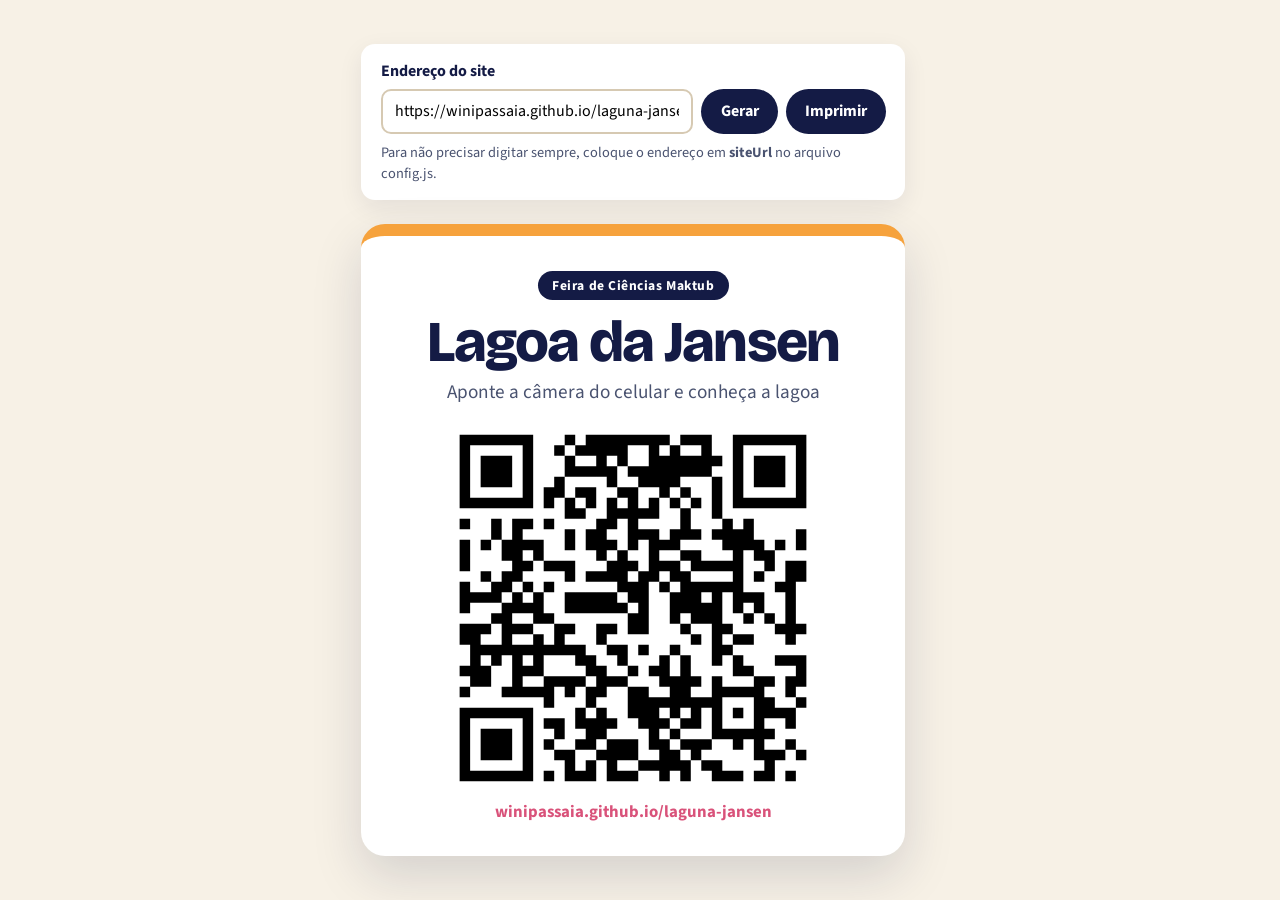
<file: qr.html>
<!DOCTYPE html>
<html lang="pt-BR">
<head>
<meta charset="utf-8">
<meta name="viewport" content="width=device-width, initial-scale=1">
<title>QR code · Lagoa da Jansen</title>
<link rel="icon" href="assets/img/icone.svg" type="image/svg+xml">
<link rel="stylesheet" href="assets/fonts/fonts.css">
<style>
  :root { --dusk-deep: #141b45; --sun: #f6a23c; --blush: #d9527a; --tinta-soft: #4a5370; }
  * { box-sizing: border-box; margin: 0; }
  body { font-family: "Source Sans 3", "Segoe UI", system-ui, sans-serif; background: #f7f1e6; color: var(--dusk-deep); min-height: 100vh; display: grid; place-items: center; padding: 1.5rem 1rem; }
  .controles { width: min(100%, 34rem); background: #fff; border-radius: 14px; padding: 1rem 1.2rem; margin-bottom: 1.5rem; box-shadow: 0 8px 24px rgba(20, 27, 69, .08); }
  .controles label { display: block; font-weight: 700; margin-bottom: .4rem; }
  .linha { display: flex; gap: .5rem; flex-wrap: wrap; }
  .controles input { flex: 1 1 14rem; font: inherit; padding: .6rem .8rem; border: 2px solid #d6c9b2; border-radius: 10px; min-width: 0; }
  .controles button { font: inherit; font-weight: 700; border: 0; border-radius: 999px; padding: .6rem 1.2rem; background: var(--dusk-deep); color: #fff; cursor: pointer; }
  .controles p { font-size: .9rem; color: var(--tinta-soft); margin-top: .5rem; }
  .cartaz { width: min(100%, 34rem); background: #fff; border-radius: 24px; padding: 2.2rem 2rem 2rem; text-align: center; box-shadow: 0 20px 50px rgba(20, 27, 69, .15); border-top: 12px solid var(--sun); }
  .selo { display: inline-block; background: var(--dusk-deep); color: #fff; font-weight: 700; font-size: .85rem; letter-spacing: .04em; border-radius: 999px; padding: .3rem .9rem; }
  h1 { font-family: "Bricolage Grotesque", "Trebuchet MS", sans-serif; font-weight: 800; font-size: clamp(2.4rem, 9vw, 3.6rem); letter-spacing: -.03em; line-height: 1; margin: .9rem 0 .4rem; }
  .sub { font-size: 1.2rem; color: var(--tinta-soft); }
  #qr { margin: 1.6rem auto 1rem; width: min(100%, 22rem); }
  #qr svg { width: 100%; height: auto; display: block; }
  .url { font-weight: 700; font-size: 1.05rem; word-break: break-all; color: var(--blush); }
  .vazio { padding: 3rem 1rem; color: var(--tinta-soft); font-weight: 600; }
  @media print {
    body { background: #fff; padding: 0; }
    .controles { display: none; }
    .cartaz { box-shadow: none; width: 100%; max-width: 17cm; }
  }
</style>
</head>
<body>
<main>
  <form class="controles" id="form">
    <label for="url">Endereço do site</label>
    <div class="linha">
      <input id="url" type="url" placeholder="https://winipassaia.github.io/laguna-jansen/" autocomplete="off">
      <button type="submit">Gerar</button>
      <button type="button" id="imprimir">Imprimir</button>
    </div>
    <p>Para não precisar digitar sempre, coloque o endereço em <strong>siteUrl</strong> no arquivo config.js.</p>
  </form>

  <section class="cartaz" aria-label="Cartaz com QR code">
    <span class="selo" id="feira">Feira de Ciências Maktub</span>
    <h1>Lagoa da Jansen</h1>
    <p class="sub">Aponte a câmera do celular e conheça a lagoa</p>
    <div id="qr"><p class="vazio">Digite o endereço do site acima.</p></div>
    <p class="url" id="url-texto"></p>
  </section>
</main>

<script src="config.js"></script>
<script src="assets/vendor/qrcode/qrcode.min.js"></script>
<script>
  (function () {
    var cfg = window.SITE_CONFIG || {};
    var feira = cfg.projeto && cfg.projeto.feira;
    if (feira) document.getElementById('feira').textContent = feira;

    var campo = document.getElementById('url');
    var param = new URLSearchParams(location.search).get('url');
    campo.value = param || cfg.siteUrl || '';

    function gerar() {
      var url = campo.value.trim();
      var alvo = document.getElementById('qr');
      var texto = document.getElementById('url-texto');
      if (!url) { alvo.innerHTML = '<p class="vazio">Digite o endereço do site acima.</p>'; texto.textContent = ''; return; }
      var qr = qrcode(0, 'M');
      qr.addData(url);
      qr.make();
      alvo.innerHTML = qr.createSvgTag({ cellSize: 8, margin: 2, scalable: true });
      texto.textContent = url.replace(/^https?:\/\//, '').replace(/\/$/, '');
    }
    document.getElementById('form').addEventListener('submit', function (e) { e.preventDefault(); gerar(); });
    document.getElementById('imprimir').addEventListener('click', function () { gerar(); window.print(); });
    gerar();
  })();
</script>
</body>
</html>
</file>
<file: assets/fonts/fonts.css>
/* Fontes locais embutidas (Google Fonts, licença SIL OFL).
   Ficam dentro do CSS para funcionarem também abrindo o index.html direto, sem internet. */
@font-face {
  font-family: 'Bricolage Grotesque';
  font-style: normal;
  font-weight: 500 800;
  font-stretch: 100%;
  font-display: swap;
  src: url([data-uri]) format('woff2');
  unicode-range: U+0000-00FF, U+0131, U+0152-0153, U+02BB-02BC, U+02C6, U+02DA, U+02DC, U+0304, U+0308, U+0329, U+2000-206F, U+20AC, U+2122, U+2191, U+2193, U+2212, U+2215, U+FEFF, U+FFFD;
}
@font-face {
  font-family: 'Source Sans 3';
  font-style: italic;
  font-weight: 400;
  font-display: swap;
  src: url([data-uri]) format('woff2');
  unicode-range: U+0000-00FF, U+0131, U+0152-0153, U+02BB-02BC, U+02C6, U+02DA, U+02DC, U+0304, U+0308, U+0329, U+2000-206F, U+20AC, U+2122, U+2191, U+2193, U+2212, U+2215, U+FEFF, U+FFFD;
}
@font-face {
  font-family: 'Source Sans 3';
  font-style: normal;
  font-weight: 400 700;
  font-display: swap;
  src: url([data-uri]) format('woff2');
  unicode-range: U+0000-00FF, U+0131, U+0152-0153, U+02BB-02BC, U+02C6, U+02DA, U+02DC, U+0304, U+0308, U+0329, U+2000-206F, U+20AC, U+2122, U+2191, U+2193, U+2212, U+2215, U+FEFF, U+FFFD;
}
</file>
<file: assets/vendor/leaflet/leaflet.css>
/* required styles */

.leaflet-pane,
.leaflet-tile,
.leaflet-marker-icon,
.leaflet-marker-shadow,
.leaflet-tile-container,
.leaflet-pane > svg,
.leaflet-pane > canvas,
.leaflet-zoom-box,
.leaflet-image-layer,
.leaflet-layer {
	position: absolute;
	left: 0;
	top: 0;
	}
.leaflet-container {
	overflow: hidden;
	}
.leaflet-tile,
.leaflet-marker-icon,
.leaflet-marker-shadow {
	-webkit-user-select: none;
	   -moz-user-select: none;
	        user-select: none;
	  -webkit-user-drag: none;
	}
/* Prevents IE11 from highlighting tiles in blue */
.leaflet-tile::selection {
	background: transparent;
}
/* Safari renders non-retina tile on retina better with this, but Chrome is worse */
.leaflet-safari .leaflet-tile {
	image-rendering: -webkit-optimize-contrast;
	}
/* hack that prevents hw layers "stretching" when loading new tiles */
.leaflet-safari .leaflet-tile-container {
	width: 1600px;
	height: 1600px;
	-webkit-transform-origin: 0 0;
	}
.leaflet-marker-icon,
.leaflet-marker-shadow {
	display: block;
	}
/* .leaflet-container svg: reset svg max-width decleration shipped in Joomla! (joomla.org) 3.x */
/* .leaflet-container img: map is broken in FF if you have max-width: 100% on tiles */
.leaflet-container .leaflet-overlay-pane svg {
	max-width: none !important;
	max-height: none !important;
	}
.leaflet-container .leaflet-marker-pane img,
.leaflet-container .leaflet-shadow-pane img,
.leaflet-container .leaflet-tile-pane img,
.leaflet-container img.leaflet-image-layer,
.leaflet-container .leaflet-tile {
	max-width: none !important;
	max-height: none !important;
	width: auto;
	padding: 0;
	}

.leaflet-container img.leaflet-tile {
	/* See: https://bugs.chromium.org/p/chromium/issues/detail?id=600120 */
	mix-blend-mode: plus-lighter;
}

.leaflet-container.leaflet-touch-zoom {
	-ms-touch-action: pan-x pan-y;
	touch-action: pan-x pan-y;
	}
.leaflet-container.leaflet-touch-drag {
	-ms-touch-action: pinch-zoom;
	/* Fallback for FF which doesn't support pinch-zoom */
	touch-action: none;
	touch-action: pinch-zoom;
}
.leaflet-container.leaflet-touch-drag.leaflet-touch-zoom {
	-ms-touch-action: none;
	touch-action: none;
}
.leaflet-container {
	-webkit-tap-highlight-color: transparent;
}
.leaflet-container a {
	-webkit-tap-highlight-color: rgba(51, 181, 229, 0.4);
}
.leaflet-tile {
	filter: inherit;
	visibility: hidden;
	}
.leaflet-tile-loaded {
	visibility: inherit;
	}
.leaflet-zoom-box {
	width: 0;
	height: 0;
	-moz-box-sizing: border-box;
	     box-sizing: border-box;
	z-index: 800;
	}
/* workaround for https://bugzilla.mozilla.org/show_bug.cgi?id=888319 */
.leaflet-overlay-pane svg {
	-moz-user-select: none;
	}

.leaflet-pane         { z-index: 400; }

.leaflet-tile-pane    { z-index: 200; }
.leaflet-overlay-pane { z-index: 400; }
.leaflet-shadow-pane  { z-index: 500; }
.leaflet-marker-pane  { z-index: 600; }
.leaflet-tooltip-pane   { z-index: 650; }
.leaflet-popup-pane   { z-index: 700; }

.leaflet-map-pane canvas { z-index: 100; }
.leaflet-map-pane svg    { z-index: 200; }

.leaflet-vml-shape {
	width: 1px;
	height: 1px;
	}
.lvml {
	behavior: url(#default#VML);
	display: inline-block;
	position: absolute;
	}


/* control positioning */

.leaflet-control {
	position: relative;
	z-index: 800;
	pointer-events: visiblePainted; /* IE 9-10 doesn't have auto */
	pointer-events: auto;
	}
.leaflet-top,
.leaflet-bottom {
	position: absolute;
	z-index: 1000;
	pointer-events: none;
	}
.leaflet-top {
	top: 0;
	}
.leaflet-right {
	right: 0;
	}
.leaflet-bottom {
	bottom: 0;
	}
.leaflet-left {
	left: 0;
	}
.leaflet-control {
	float: left;
	clear: both;
	}
.leaflet-right .leaflet-control {
	float: right;
	}
.leaflet-top .leaflet-control {
	margin-top: 10px;
	}
.leaflet-bottom .leaflet-control {
	margin-bottom: 10px;
	}
.leaflet-left .leaflet-control {
	margin-left: 10px;
	}
.leaflet-right .leaflet-control {
	margin-right: 10px;
	}


/* zoom and fade animations */

.leaflet-fade-anim .leaflet-popup {
	opacity: 0;
	-webkit-transition: opacity 0.2s linear;
	   -moz-transition: opacity 0.2s linear;
	        transition: opacity 0.2s linear;
	}
.leaflet-fade-anim .leaflet-map-pane .leaflet-popup {
	opacity: 1;
	}
.leaflet-zoom-animated {
	-webkit-transform-origin: 0 0;
	    -ms-transform-origin: 0 0;
	        transform-origin: 0 0;
	}
svg.leaflet-zoom-animated {
	will-change: transform;
}

.leaflet-zoom-anim .leaflet-zoom-animated {
	-webkit-transition: -webkit-transform 0.25s cubic-bezier(0,0,0.25,1);
	   -moz-transition:    -moz-transform 0.25s cubic-bezier(0,0,0.25,1);
	        transition:         transform 0.25s cubic-bezier(0,0,0.25,1);
	}
.leaflet-zoom-anim .leaflet-tile,
.leaflet-pan-anim .leaflet-tile {
	-webkit-transition: none;
	   -moz-transition: none;
	        transition: none;
	}

.leaflet-zoom-anim .leaflet-zoom-hide {
	visibility: hidden;
	}


/* cursors */

.leaflet-interactive {
	cursor: pointer;
	}
.leaflet-grab {
	cursor: -webkit-grab;
	cursor:    -moz-grab;
	cursor:         grab;
	}
.leaflet-crosshair,
.leaflet-crosshair .leaflet-interactive {
	cursor: crosshair;
	}
.leaflet-popup-pane,
.leaflet-control {
	cursor: auto;
	}
.leaflet-dragging .leaflet-grab,
.leaflet-dragging .leaflet-grab .leaflet-interactive,
.leaflet-dragging .leaflet-marker-draggable {
	cursor: move;
	cursor: -webkit-grabbing;
	cursor:    -moz-grabbing;
	cursor:         grabbing;
	}

/* marker & overlays interactivity */
.leaflet-marker-icon,
.leaflet-marker-shadow,
.leaflet-image-layer,
.leaflet-pane > svg path,
.leaflet-tile-container {
	pointer-events: none;
	}

.leaflet-marker-icon.leaflet-interactive,
.leaflet-image-layer.leaflet-interactive,
.leaflet-pane > svg path.leaflet-interactive,
svg.leaflet-image-layer.leaflet-interactive path {
	pointer-events: visiblePainted; /* IE 9-10 doesn't have auto */
	pointer-events: auto;
	}

/* visual tweaks */

.leaflet-container {
	background: #ddd;
	outline-offset: 1px;
	}
.leaflet-container a {
	color: #0078A8;
	}
.leaflet-zoom-box {
	border: 2px dotted #38f;
	background: rgba(255,255,255,0.5);
	}


/* general typography */
.leaflet-container {
	font-family: "Helvetica Neue", Arial, Helvetica, sans-serif;
	font-size: 12px;
	font-size: 0.75rem;
	line-height: 1.5;
	}


/* general toolbar styles */

.leaflet-bar {
	box-shadow: 0 1px 5px rgba(0,0,0,0.65);
	border-radius: 4px;
	}
.leaflet-bar a {
	background-color: #fff;
	border-bottom: 1px solid #ccc;
	width: 26px;
	height: 26px;
	line-height: 26px;
	display: block;
	text-align: center;
	text-decoration: none;
	color: black;
	}
.leaflet-bar a,
.leaflet-control-layers-toggle {
	background-position: 50% 50%;
	background-repeat: no-repeat;
	display: block;
	}
.leaflet-bar a:hover,
.leaflet-bar a:focus {
	background-color: #f4f4f4;
	}
.leaflet-bar a:first-child {
	border-top-left-radius: 4px;
	border-top-right-radius: 4px;
	}
.leaflet-bar a:last-child {
	border-bottom-left-radius: 4px;
	border-bottom-right-radius: 4px;
	border-bottom: none;
	}
.leaflet-bar a.leaflet-disabled {
	cursor: default;
	background-color: #f4f4f4;
	color: #bbb;
	}

.leaflet-touch .leaflet-bar a {
	width: 30px;
	height: 30px;
	line-height: 30px;
	}
.leaflet-touch .leaflet-bar a:first-child {
	border-top-left-radius: 2px;
	border-top-right-radius: 2px;
	}
.leaflet-touch .leaflet-bar a:last-child {
	border-bottom-left-radius: 2px;
	border-bottom-right-radius: 2px;
	}

/* zoom control */

.leaflet-control-zoom-in,
.leaflet-control-zoom-out {
	font: bold 18px 'Lucida Console', Monaco, monospace;
	text-indent: 1px;
	}

.leaflet-touch .leaflet-control-zoom-in, .leaflet-touch .leaflet-control-zoom-out  {
	font-size: 22px;
	}


/* layers control */

.leaflet-control-layers {
	box-shadow: 0 1px 5px rgba(0,0,0,0.4);
	background: #fff;
	border-radius: 5px;
	}
.leaflet-control-layers-toggle {
	background-image: url(images/layers.png);
	width: 36px;
	height: 36px;
	}
.leaflet-retina .leaflet-control-layers-toggle {
	background-image: url(images/layers-2x.png);
	background-size: 26px 26px;
	}
.leaflet-touch .leaflet-control-layers-toggle {
	width: 44px;
	height: 44px;
	}
.leaflet-control-layers .leaflet-control-layers-list,
.leaflet-control-layers-expanded .leaflet-control-layers-toggle {
	display: none;
	}
.leaflet-control-layers-expanded .leaflet-control-layers-list {
	display: block;
	position: relative;
	}
.leaflet-control-layers-expanded {
	padding: 6px 10px 6px 6px;
	color: #333;
	background: #fff;
	}
.leaflet-control-layers-scrollbar {
	overflow-y: scroll;
	overflow-x: hidden;
	padding-right: 5px;
	}
.leaflet-control-layers-selector {
	margin-top: 2px;
	position: relative;
	top: 1px;
	}
.leaflet-control-layers label {
	display: block;
	font-size: 13px;
	font-size: 1.08333em;
	}
.leaflet-control-layers-separator {
	height: 0;
	border-top: 1px solid #ddd;
	margin: 5px -10px 5px -6px;
	}

/* Default icon URLs */
.leaflet-default-icon-path { /* used only in path-guessing heuristic, see L.Icon.Default */
	background-image: url(images/marker-icon.png);
	}


/* attribution and scale controls */

.leaflet-container .leaflet-control-attribution {
	background: #fff;
	background: rgba(255, 255, 255, 0.8);
	margin: 0;
	}
.leaflet-control-attribution,
.leaflet-control-scale-line {
	padding: 0 5px;
	color: #333;
	line-height: 1.4;
	}
.leaflet-control-attribution a {
	text-decoration: none;
	}
.leaflet-control-attribution a:hover,
.leaflet-control-attribution a:focus {
	text-decoration: underline;
	}
.leaflet-attribution-flag {
	display: inline !important;
	vertical-align: baseline !important;
	width: 1em;
	height: 0.6669em;
	}
.leaflet-left .leaflet-control-scale {
	margin-left: 5px;
	}
.leaflet-bottom .leaflet-control-scale {
	margin-bottom: 5px;
	}
.leaflet-control-scale-line {
	border: 2px solid #777;
	border-top: none;
	line-height: 1.1;
	padding: 2px 5px 1px;
	white-space: nowrap;
	-moz-box-sizing: border-box;
	     box-sizing: border-box;
	background: rgba(255, 255, 255, 0.8);
	text-shadow: 1px 1px #fff;
	}
.leaflet-control-scale-line:not(:first-child) {
	border-top: 2px solid #777;
	border-bottom: none;
	margin-top: -2px;
	}
.leaflet-control-scale-line:not(:first-child):not(:last-child) {
	border-bottom: 2px solid #777;
	}

.leaflet-touch .leaflet-control-attribution,
.leaflet-touch .leaflet-control-layers,
.leaflet-touch .leaflet-bar {
	box-shadow: none;
	}
.leaflet-touch .leaflet-control-layers,
.leaflet-touch .leaflet-bar {
	border: 2px solid rgba(0,0,0,0.2);
	background-clip: padding-box;
	}


/* popup */

.leaflet-popup {
	position: absolute;
	text-align: center;
	margin-bottom: 20px;
	}
.leaflet-popup-content-wrapper {
	padding: 1px;
	text-align: left;
	border-radius: 12px;
	}
.leaflet-popup-content {
	margin: 13px 24px 13px 20px;
	line-height: 1.3;
	font-size: 13px;
	font-size: 1.08333em;
	min-height: 1px;
	}
.leaflet-popup-content p {
	margin: 17px 0;
	margin: 1.3em 0;
	}
.leaflet-popup-tip-container {
	width: 40px;
	height: 20px;
	position: absolute;
	left: 50%;
	margin-top: -1px;
	margin-left: -20px;
	overflow: hidden;
	pointer-events: none;
	}
.leaflet-popup-tip {
	width: 17px;
	height: 17px;
	padding: 1px;

	margin: -10px auto 0;
	pointer-events: auto;

	-webkit-transform: rotate(45deg);
	   -moz-transform: rotate(45deg);
	    -ms-transform: rotate(45deg);
	        transform: rotate(45deg);
	}
.leaflet-popup-content-wrapper,
.leaflet-popup-tip {
	background: white;
	color: #333;
	box-shadow: 0 3px 14px rgba(0,0,0,0.4);
	}
.leaflet-container a.leaflet-popup-close-button {
	position: absolute;
	top: 0;
	right: 0;
	border: none;
	text-align: center;
	width: 24px;
	height: 24px;
	font: 16px/24px Tahoma, Verdana, sans-serif;
	color: #757575;
	text-decoration: none;
	background: transparent;
	}
.leaflet-container a.leaflet-popup-close-button:hover,
.leaflet-container a.leaflet-popup-close-button:focus {
	color: #585858;
	}
.leaflet-popup-scrolled {
	overflow: auto;
	}

.leaflet-oldie .leaflet-popup-content-wrapper {
	-ms-zoom: 1;
	}
.leaflet-oldie .leaflet-popup-tip {
	width: 24px;
	margin: 0 auto;

	-ms-filter: "progid:DXImageTransform.Microsoft.Matrix(M11=0.70710678, M12=0.70710678, M21=-0.70710678, M22=0.70710678)";
	filter: progid:DXImageTransform.Microsoft.Matrix(M11=0.70710678, M12=0.70710678, M21=-0.70710678, M22=0.70710678);
	}

.leaflet-oldie .leaflet-control-zoom,
.leaflet-oldie .leaflet-control-layers,
.leaflet-oldie .leaflet-popup-content-wrapper,
.leaflet-oldie .leaflet-popup-tip {
	border: 1px solid #999;
	}


/* div icon */

.leaflet-div-icon {
	background: #fff;
	border: 1px solid #666;
	}


/* Tooltip */
/* Base styles for the element that has a tooltip */
.leaflet-tooltip {
	position: absolute;
	padding: 6px;
	background-color: #fff;
	border: 1px solid #fff;
	border-radius: 3px;
	color: #222;
	white-space: nowrap;
	-webkit-user-select: none;
	-moz-user-select: none;
	-ms-user-select: none;
	user-select: none;
	pointer-events: none;
	box-shadow: 0 1px 3px rgba(0,0,0,0.4);
	}
.leaflet-tooltip.leaflet-interactive {
	cursor: pointer;
	pointer-events: auto;
	}
.leaflet-tooltip-top:before,
.leaflet-tooltip-bottom:before,
.leaflet-tooltip-left:before,
.leaflet-tooltip-right:before {
	position: absolute;
	pointer-events: none;
	border: 6px solid transparent;
	background: transparent;
	content: "";
	}

/* Directions */

.leaflet-tooltip-bottom {
	margin-top: 6px;
}
.leaflet-tooltip-top {
	margin-top: -6px;
}
.leaflet-tooltip-bottom:before,
.leaflet-tooltip-top:before {
	left: 50%;
	margin-left: -6px;
	}
.leaflet-tooltip-top:before {
	bottom: 0;
	margin-bottom: -12px;
	border-top-color: #fff;
	}
.leaflet-tooltip-bottom:before {
	top: 0;
	margin-top: -12px;
	margin-left: -6px;
	border-bottom-color: #fff;
	}
.leaflet-tooltip-left {
	margin-left: -6px;
}
.leaflet-tooltip-right {
	margin-left: 6px;
}
.leaflet-tooltip-left:before,
.leaflet-tooltip-right:before {
	top: 50%;
	margin-top: -6px;
	}
.leaflet-tooltip-left:before {
	right: 0;
	margin-right: -12px;
	border-left-color: #fff;
	}
.leaflet-tooltip-right:before {
	left: 0;
	margin-left: -12px;
	border-right-color: #fff;
	}

/* Printing */

@media print {
	/* Prevent printers from removing background-images of controls. */
	.leaflet-control {
		-webkit-print-color-adjust: exact;
		print-color-adjust: exact;
		}
	}
</file>
<file: assets/css/style.css>
/* =========================================================
   Lagoa da Jansen · estilos
   Cores e fontes ficam nas variáveis abaixo: mude aqui e o site todo acompanha.
   ========================================================= */
:root {
  --noite: #0a0f2b;
  --dusk-deep: #141b45;
  --dusk: #3b2f6b;
  --blush: #d9527a;
  --sun: #f6a23c;
  --sun-claro: #ffd27a;
  --lagoon: #0e4f5c;
  --lagoon-deep: #0a3440;
  --mangue: #123a30;
  --text: #fff7ec;
  --text-soft: #ecdcd0;
  --areia: #f7f1e6;
  --areia-2: #efe5d4;
  --tinta: #18203f;
  --tinta-soft: #4a5370;
  --borda-clara: #e0d3bd;
  --head: "Bricolage Grotesque", "Trebuchet MS", system-ui, sans-serif;
  --body: "Source Sans 3", "Segoe UI", system-ui, sans-serif;
  --gutter: clamp(1rem, 5vw, 4rem);
  --raio: 16px;
  --altura-cabecalho: 64px;
}

* { box-sizing: border-box; margin: 0; }
html { scroll-behavior: smooth; -webkit-text-size-adjust: 100%; }
body {
  font-family: var(--body);
  font-size: 1.0625rem;
  line-height: 1.6;
  background: var(--lagoon-deep);
  color: var(--text);
  overflow-x: hidden;
}
img, svg { display: block; max-width: 100%; }
img { height: auto; }
a { color: inherit; }
button { font: inherit; cursor: pointer; }
:focus-visible { outline: 3px solid var(--sun); outline-offset: 3px; border-radius: 4px; }
[hidden] { display: none !important; }

.pular {
  position: absolute; left: 1rem; top: -4rem; z-index: 100;
  background: var(--sun); color: var(--dusk-deep); padding: .6rem 1rem; border-radius: 8px; font-weight: 700;
}
.pular:focus { top: 1rem; }

/* ---------- Cabeçalho ---------- */
.cabecalho {
  position: fixed; inset: 0 0 auto 0; z-index: 50;
  height: var(--altura-cabecalho);
  display: flex; align-items: center; justify-content: space-between; gap: 1rem;
  padding: 0 var(--gutter);
  padding-top: env(safe-area-inset-top, 0px);
  transition: background-color .3s, box-shadow .3s;
}
.cabecalho.solido {
  background: rgba(20, 27, 69, .9);
  -webkit-backdrop-filter: blur(10px); backdrop-filter: blur(10px);
  box-shadow: 0 1px 0 rgba(255, 247, 236, .08);
}
.marca { display: flex; align-items: center; gap: .55rem; text-decoration: none; font-family: var(--head); font-weight: 800; font-size: 1.15rem; letter-spacing: -.01em; }
.marca svg { width: 30px; height: 30px; }
.menu { display: flex; gap: clamp(.8rem, 1.6vw, 1.5rem); list-style: none; padding: 0; }
.menu a {
  text-decoration: none; font-weight: 600; font-size: .98rem; color: var(--text-soft);
  padding: .3rem 0; border-bottom: 2px solid transparent; white-space: nowrap;
}
.menu a:hover, .menu a[aria-current="true"] { color: #fff; border-bottom-color: var(--sun); }
.botao-menu {
  display: none; align-items: center; gap: .5rem;
  background: rgba(20, 27, 69, .6); color: var(--text);
  border: 1px solid rgba(255, 247, 236, .35); border-radius: 999px; padding: .45rem .95rem; font-weight: 600;
}
.botao-menu-icone, .botao-menu-icone::before, .botao-menu-icone::after {
  display: block; width: 16px; height: 2px; background: currentColor; border-radius: 2px; position: relative;
}
.botao-menu-icone::before, .botao-menu-icone::after { content: ""; position: absolute; left: 0; }
.botao-menu-icone::before { top: -5px; } .botao-menu-icone::after { top: 5px; }

@media (max-width: 1080px) {
  .botao-menu { display: inline-flex; }
  .cabecalho nav { position: absolute; top: calc(100% + 4px); right: var(--gutter); left: var(--gutter); }
  .menu {
    display: none; flex-direction: column; gap: 0;
    background: rgba(20, 27, 69, .97); border-radius: 14px; padding: .5rem 1.25rem;
    box-shadow: 0 18px 40px rgba(0, 0, 0, .35);
  }
  .menu.aberto { display: flex; }
  .menu a { display: block; padding: .75rem 0; border-bottom: 1px solid rgba(255, 247, 236, .08); }
  .menu li:last-child a { border-bottom: 0; }
}

/* ---------- Capa ---------- */
.capa {
  position: relative; min-height: 100vh; min-height: 100svh;
  display: flex; flex-direction: column; justify-content: flex-end;
  overflow: hidden; isolation: isolate;
  background: var(--dusk-deep);
}
.capa-foto { position: absolute; inset: 0; width: 100%; height: 100%; object-fit: cover; object-position: 50% 60%; z-index: -2; animation: aproximar 14s ease-out both; }
.capa::after {
  content: ""; position: absolute; inset: 0; z-index: -1;
  background:
    linear-gradient(180deg, rgba(20, 27, 69, .65) 0%, rgba(20, 27, 69, .05) 30%, rgba(10, 52, 64, 0) 50%, rgba(10, 52, 64, .75) 78%, var(--lagoon-deep) 100%);
}
@keyframes aproximar { from { transform: scale(1.08); } to { transform: scale(1); } }
.capa-conteudo { padding: calc(var(--altura-cabecalho) + 2rem) var(--gutter) clamp(3.5rem, 9vh, 6rem); max-width: 60rem; }
.selo { display: inline-flex; flex-wrap: wrap; border-radius: 999px; overflow: hidden; font-weight: 700; font-size: .85rem; letter-spacing: .02em; margin-bottom: 1.25rem; box-shadow: 0 6px 20px rgba(0, 0, 0, .25); }
.selo span { padding: .35rem .8rem; }
.selo span:first-child { background: var(--sun); color: var(--dusk-deep); }
.selo span:last-child { background: rgba(20, 27, 69, .75); color: var(--text); }
.local { font-weight: 600; color: var(--sun-claro); letter-spacing: .08em; text-transform: uppercase; font-size: .9rem; }
h1 {
  font-family: var(--head); font-weight: 800;
  font-size: clamp(3.2rem, 12vw, 8rem); line-height: .92; letter-spacing: -.035em;
  margin-top: .3rem; text-wrap: balance; text-shadow: 0 4px 30px rgba(10, 15, 43, .45);
}
.lead { margin-top: 1.1rem; max-width: 36rem; font-size: clamp(1.1rem, 2.2vw, 1.35rem); line-height: 1.5; text-shadow: 0 2px 14px rgba(10, 15, 43, .6); }
.acoes { display: flex; flex-wrap: wrap; gap: .8rem; margin-top: 1.8rem; }
.credito-capa { position: absolute; right: var(--gutter); bottom: .8rem; font-size: .75rem; color: rgba(255, 247, 236, .7); }

/* ---------- Botões ---------- */
.btn { display: inline-flex; align-items: center; justify-content: center; text-align: center; padding: .8rem 1.5rem; border-radius: 999px; font-weight: 700; text-decoration: none; transition: transform .15s, background-color .15s; }
.btn:hover { transform: translateY(-2px); }
.btn-principal { background: var(--sun); color: var(--dusk-deep); }
.btn-principal:hover { background: #ffb85a; }
.btn-sec { border: 2px solid rgba(255, 247, 236, .75); color: var(--text); background: rgba(20, 27, 69, .25); }
.btn-sec:hover { background: rgba(255, 247, 236, .15); }
.btn-contorno { border: 2px solid currentColor; }

/* ---------- Seções ---------- */
.secao { position: relative; padding: clamp(4rem, 10vw, 7rem) var(--gutter); scroll-margin-top: var(--altura-cabecalho); }
.escura { background: var(--lagoon-deep); }
.escura + .escura { background: var(--lagoon); }
.crepusculo { background: linear-gradient(170deg, var(--dusk-deep) 0%, var(--dusk) 100%); }
.noite { background: var(--noite); overflow: hidden; }
.mangue { background: var(--mangue); }
.clara { background: var(--areia); color: var(--tinta); }
.miolo { max-width: 72rem; margin: 0 auto; }
.miolo.estreito { max-width: 50rem; }
.miolo + .miolo { margin-top: 3rem; }
.sobretitulo { font-weight: 700; font-size: .85rem; letter-spacing: .12em; text-transform: uppercase; color: var(--sun); margin-bottom: .5rem; }
.clara .sobretitulo { color: #b0571b; }
h2 { font-family: var(--head); font-weight: 800; font-size: clamp(2rem, 5.2vw, 3.4rem); letter-spacing: -.025em; line-height: 1.02; margin-bottom: 1.25rem; text-wrap: balance; }
h3 { font-family: var(--head); font-weight: 700; font-size: 1.25rem; line-height: 1.2; margin-bottom: .4rem; letter-spacing: -.01em; }
h4 { font-family: var(--head); font-weight: 700; font-size: 1.05rem; margin: 1.2rem 0 .4rem; }
.secao p { color: var(--text-soft); max-width: 42rem; }
.secao p + p { margin-top: 1rem; }
.clara p { color: var(--tinta-soft); }
.intro { font-size: 1.15rem; margin-bottom: 2rem; }
.secao strong { color: var(--text); }
.clara strong { color: var(--tinta); }
.nota { font-size: .9rem; opacity: .85; margin-top: 1rem; }
.subtitulo { font-size: clamp(1.4rem, 3vw, 1.9rem); margin: 4rem 0 .6rem; }

.duas-colunas { display: grid; gap: clamp(2rem, 5vw, 4rem); grid-template-columns: 1fr; align-items: center; }
@media (min-width: 900px) { .duas-colunas { grid-template-columns: 1.05fr 1fr; } }
.alinhar-topo { align-items: start; }

.foto-moldura img { width: 100%; height: auto; border-radius: var(--raio); box-shadow: 0 24px 50px rgba(0, 0, 0, .35); }
figcaption { font-size: .8rem; opacity: .75; margin-top: .5rem; }

/* números */
.numeros { display: grid; grid-template-columns: repeat(auto-fit, minmax(10.5rem, 1fr)); gap: 1.5rem; }
.numeros div { border-left: 3px solid var(--sun); padding-left: 1rem; }
.numeros dt { font-family: var(--head); font-weight: 800; font-size: clamp(1.8rem, 4vw, 2.4rem); line-height: 1.1; color: var(--text); }
.numeros dd { margin: .2rem 0 0; color: var(--text-soft); font-size: .98rem; line-height: 1.4; }

/* ---------- Linha do tempo ---------- */
.linha-tempo { list-style: none; padding: 0; position: relative; display: grid; gap: 1.6rem; }
.linha-tempo::before { content: ""; position: absolute; left: 7px; top: .5rem; bottom: .5rem; width: 2px; background: linear-gradient(var(--sun), var(--blush), rgba(255, 247, 236, .2)); }
.linha-tempo li { position: relative; padding-left: 2.4rem; }
.linha-tempo li::before { content: ""; position: absolute; left: 0; top: .35rem; width: 16px; height: 16px; border-radius: 50%; background: var(--dusk-deep); border: 3px solid var(--blush); }
.linha-tempo li.marco::before { background: var(--sun); border-color: var(--sun); box-shadow: 0 0 0 6px rgba(246, 162, 60, .2); }
.linha-tempo .ano { display: inline-block; font-weight: 700; font-size: .85rem; letter-spacing: .06em; text-transform: uppercase; color: var(--sun-claro); margin-bottom: .2rem; }
.linha-tempo p { margin: 0; max-width: 40rem; }
@media (min-width: 900px) {
  .linha-tempo { grid-template-columns: 1fr 1fr; column-gap: 4rem; }
  .linha-tempo::before { left: 50%; transform: translateX(-1px); }
  .linha-tempo li:nth-child(odd) { grid-column: 1; text-align: right; padding: 0 2.4rem 0 0; }
  .linha-tempo li:nth-child(odd) p { margin-left: auto; }
  .linha-tempo li:nth-child(odd)::before { left: auto; right: -2.5rem; margin-right: -8px; }
  .linha-tempo li:nth-child(even) { grid-column: 2; margin-top: 3rem; }
  .linha-tempo li:nth-child(even)::before { left: -2.5rem; margin-left: -8px; }
  .linha-tempo li:nth-child(even) { padding-left: 0; }
}

/* ---------- Ciência ---------- */
.simulador { background: #fff; border: 1px solid var(--borda-clara); border-radius: 20px; padding: clamp(1rem, 3vw, 1.75rem); box-shadow: 0 20px 40px rgba(24, 32, 63, .08); }
.simulador-controles { display: flex; flex-wrap: wrap; gap: .5rem; margin-bottom: 1rem; }
.simulador-controles button, .filtros button, .mapa-trocar button {
  border: 2px solid var(--tinta); background: transparent; color: var(--tinta);
  border-radius: 999px; padding: .5rem 1rem; font-weight: 700; font-size: .95rem;
}
.simulador-controles button[aria-pressed="true"], .mapa-trocar button[aria-pressed="true"] { background: var(--tinta); color: #fff; }
.simulador-svg { width: 100%; height: auto; border-radius: 12px; }
.sim-mar { transition: transform 1.2s ease-in-out; }
.sim-lagoa { fill: #5f6f3e; transition: fill 1.6s ease; }
.sim-comporta { transition: transform 1s ease-in-out; }
.sim-fluxo { opacity: 0; transition: opacity .6s; animation: fluir 1s linear infinite; }
.sim-bolhas { opacity: 0; transition: opacity 1s; }
.sim-bolhas circle { animation: subir 2.6s ease-in infinite; }
.sim-bolhas circle:nth-child(2) { animation-delay: .5s; } .sim-bolhas circle:nth-child(3) { animation-delay: 1.1s; }
.sim-bolhas circle:nth-child(4) { animation-delay: 1.6s; } .sim-bolhas circle:nth-child(5) { animation-delay: 2s; }
.simulador[data-estado="aberta"] .sim-mar { transform: translateY(-46px); }
.simulador[data-estado="aberta"] .sim-lagoa { fill: #1f7f8c; }
.simulador[data-estado="aberta"] .sim-comporta { transform: translateY(-46px); }
.simulador[data-estado="aberta"] .sim-fluxo { opacity: 1; }
.simulador[data-estado="aberta"] .sim-bolhas { opacity: .85; }
@keyframes fluir { to { stroke-dashoffset: -22; } }
@keyframes subir { 0% { transform: translateY(0); opacity: 0; } 20% { opacity: 1; } 100% { transform: translateY(-70px); opacity: 0; } }
.simulador-legenda { margin-top: 1rem; font-weight: 600; color: var(--tinta) !important; min-height: 3.2em; }
.simulador .nota { color: var(--tinta-soft); }

.cartoes-ciencia { display: grid; gap: 1.25rem; grid-template-columns: repeat(auto-fit, minmax(16rem, 1fr)); margin-top: 2rem; }
.cartao { border-radius: var(--raio); padding: 1.5rem; }
.clara .cartao { background: #fff; border: 1px solid var(--borda-clara); }
.cartao p { margin: 0; }
.cartao p + p { margin-top: .8rem; }
.cartao-escuro { background: rgba(255, 247, 236, .06); border: 1px solid rgba(255, 247, 236, .12); }
.cartao-alerta { background: rgba(217, 82, 122, .12); border: 1px solid rgba(217, 82, 122, .4); }

.cadeia { list-style: none; padding: 0; display: grid; gap: 1rem; grid-template-columns: repeat(auto-fit, minmax(11rem, 1fr)); counter-reset: none; }
.cadeia li { position: relative; background: #fff; border: 1px solid var(--borda-clara); border-radius: 14px; padding: 1.1rem 1.1rem 1.2rem; display: flex; flex-direction: column; gap: .3rem; }
.cadeia li strong { font-family: var(--head); font-size: 1.1rem; }
.cadeia li span:last-child { color: var(--tinta-soft); font-size: .95rem; line-height: 1.45; }
.cadeia-num { display: grid; place-items: center; width: 2rem; height: 2rem; border-radius: 50%; font-weight: 800; color: #fff; background: #5d7a45; }
.cadeia li:nth-child(2) .cadeia-num { background: #7c7a3a; }
.cadeia li:nth-child(3) .cadeia-num { background: #3f8a3e; }
.cadeia li:nth-child(4) .cadeia-num { background: #8a5a2b; }
.cadeia li:nth-child(5) .cadeia-num { background: #6b2f3f; }
.destaque-solucao { margin-top: 1.5rem; background: var(--tinta); color: #fff !important; border-radius: 14px; padding: 1.1rem 1.4rem; max-width: none !important; }
.destaque-solucao strong { color: var(--sun) !important; }

/* ---------- Recuperação ---------- */
.progresso { display: grid; gap: 1rem; grid-template-columns: repeat(auto-fit, minmax(14rem, 1fr)); margin-bottom: 2.5rem; }
.indicador { background: linear-gradient(160deg, rgba(246, 162, 60, .16), rgba(246, 162, 60, .04)); border: 1px solid rgba(246, 162, 60, .35); border-radius: var(--raio); padding: 1.3rem 1.3rem 1.4rem; }
.indicador strong { display: block; font-family: var(--head); font-weight: 800; font-size: clamp(2rem, 4.5vw, 2.6rem); line-height: 1; color: var(--sun-claro); margin-bottom: .5rem; }
.indicador span { color: var(--text-soft); font-size: .98rem; line-height: 1.45; }
.lista-check, .lista-ajuda { padding: 0; list-style: none; display: grid; gap: .6rem; color: var(--text-soft); }
.lista-check li, .lista-ajuda li { padding-left: 1.7rem; position: relative; line-height: 1.45; }
.lista-check li::before { content: "✓"; position: absolute; left: 0; color: #7fd3a8; font-weight: 800; }
.lista-ajuda li::before { content: "→"; position: absolute; left: 0; color: var(--sun); font-weight: 800; }

/* ---------- Natureza ---------- */
.grade-especies { display: grid; gap: 1.25rem; grid-template-columns: repeat(auto-fit, minmax(17rem, 1fr)); }
.especie { background: rgba(255, 247, 236, .06); border: 1px solid rgba(255, 247, 236, .12); border-radius: var(--raio); overflow: hidden; display: flex; flex-direction: column; }
.especie img { width: 100%; aspect-ratio: 4 / 3; object-fit: cover; }
.especie > div:last-child { padding: 1.1rem 1.25rem 1.3rem; }
.especie p { margin: 0; font-size: .98rem; }
.especie img.foto-peixe { object-fit: contain; background: linear-gradient(#035686, #024170); }
.cientifico { display: block; font-family: var(--body); font-weight: 400; font-size: .9rem; opacity: .75; margin-top: .1rem; }

/* ---------- O que fazer ---------- */
.grade-atracoes { display: grid; gap: 1.5rem; grid-template-columns: repeat(auto-fit, minmax(17rem, 1fr)); }
.atracao { display: flex; flex-direction: column; }
.atracao img, .atracao-arte { width: 100%; aspect-ratio: 16 / 10; object-fit: cover; border-radius: 14px; margin-bottom: 1rem; }
.atracao-arte { position: relative; overflow: hidden; display: grid; place-items: center; background: linear-gradient(150deg, var(--dusk) 0%, var(--blush) 70%, var(--sun) 120%); }
.atracao-arte svg { width: 60%; }
.atracao p { margin: 0; font-size: .98rem; }

/* A lagoa ao longo do dia */
.momentos { display: grid; gap: 1rem; }
.momentos-palco { position: relative; margin: 0; border-radius: 18px; overflow: hidden; aspect-ratio: 16 / 9; max-height: 72vh; width: 100%; background: #0d2a33; box-shadow: 0 24px 50px rgba(0, 0, 0, .35); }
.momentos-palco img { width: 100%; height: 100%; object-fit: cover; transition: opacity .35s ease; }
.momentos-palco img.trocando { opacity: 0; }
.momentos-palco figcaption {
  position: absolute; left: 0; right: 0; bottom: 0; margin: 0; opacity: 1;
  padding: 3rem clamp(1rem, 3vw, 1.75rem) 1.1rem;
  background: linear-gradient(transparent, rgba(5, 10, 30, .88));
  display: grid; gap: .25rem; font-size: 1rem;
}
.momentos-palco figcaption strong { font-family: var(--head); font-size: clamp(1.4rem, 3vw, 2rem); line-height: 1.1; }
.momentos-palco figcaption span { max-width: 44rem; color: var(--text-soft); line-height: 1.45; }
.momentos-palco figcaption small { font-size: .75rem; opacity: .7; }
@media (max-width: 640px) {
  .momentos-palco { aspect-ratio: auto; display: flex; flex-direction: column; }
  .momentos-palco img { aspect-ratio: 4 / 3; height: auto; }
  .momentos-palco figcaption { position: static; background: #0d2a33; padding: 1rem 1.1rem 1.2rem; }
}
.momentos-botoes { display: grid; grid-template-columns: repeat(5, 1fr); gap: .6rem; }
@media (max-width: 640px) { .momentos-botoes { grid-template-columns: repeat(3, 1fr); } }
.momentos-botoes button {
  border: 2px solid transparent; border-radius: 14px; padding: .8rem .8rem .75rem; min-height: 5.2rem;
  display: flex; flex-direction: column; justify-content: flex-end; align-items: flex-start; text-align: left;
  color: #fff; transition: transform .15s, border-color .15s, opacity .15s; opacity: .8;
}
.momentos-botoes button:hover { transform: translateY(-2px); opacity: 1; }
.momentos-botoes button[aria-selected="true"] { border-color: #fff; opacity: 1; box-shadow: 0 8px 22px rgba(0, 0, 0, .35); }
.momentos-botoes strong { font-family: var(--head); font-size: 1.05rem; }
.momentos-botoes span { font-size: .85rem; opacity: .9; }
.m-manha { background: linear-gradient(180deg, #5b6fb0, #f2b8a0); }
.m-meio-dia { background: linear-gradient(180deg, #1f86b5, #8fd3e8); }
.m-tarde { background: linear-gradient(180deg, #3b2f6b, #d9527a 60%, #f6a23c); }
.m-noite { background: linear-gradient(180deg, #0a0f2b, #2a2150); }
.m-chuva { background: linear-gradient(180deg, #4b5563, #9aa5b1); }

/* ---------- Serpente ---------- */
.serpente-arte { position: absolute; left: 0; right: 0; bottom: 0; width: 100%; height: 220px; opacity: .55; pointer-events: none; }
.serpente-corpo { stroke-dasharray: 2400; stroke-dashoffset: 2400; }
.serpente-arte.visivel .serpente-corpo { animation: serpentear 5s ease-out forwards; }
@keyframes serpentear { to { stroke-dashoffset: 0; } }
#serpente .miolo { position: relative; padding-bottom: 6rem; }
.serpente-lado { display: grid; gap: 1.25rem; }
.foto-moldura figcaption a { color: inherit; }

/* ---------- Galeria ---------- */
.filtros { display: flex; flex-wrap: wrap; gap: .5rem; margin-bottom: 1.5rem; }
.filtros button { border-color: rgba(255, 247, 236, .5); color: var(--text); }
.filtros button[aria-pressed="true"] { background: var(--sun); border-color: var(--sun); color: var(--dusk-deep); }
.grade-galeria { list-style: none; padding: 0; display: grid; gap: .6rem; grid-template-columns: repeat(auto-fill, minmax(min(100%, 15rem), 1fr)); grid-auto-flow: dense; }
.grade-galeria li.largo { grid-column: span 2; }
@media (max-width: 560px) { .grade-galeria { grid-template-columns: 1fr 1fr; } .grade-galeria li.largo { grid-column: span 2; } }
.grade-galeria button { display: block; width: 100%; padding: 0; border: 0; border-radius: 12px; overflow: hidden; background: #0d2a33; aspect-ratio: 4 / 3; position: relative; }
.grade-galeria li.largo button { aspect-ratio: 8 / 3; }
.grade-galeria img { width: 100%; height: 100%; object-fit: cover; transition: transform .4s; }
.grade-galeria button:hover img { transform: scale(1.05); }
.grade-galeria button span { position: absolute; left: 0; right: 0; bottom: 0; padding: 1.6rem .7rem .55rem; text-align: left; font-size: .85rem; font-weight: 600; color: #fff; background: linear-gradient(transparent, rgba(10, 15, 43, .85)); opacity: 0; transition: opacity .25s; }
.grade-galeria button:hover span, .grade-galeria button:focus-visible span { opacity: 1; }

.visor { border: 0; padding: 0; background: transparent; max-width: 100vw; max-height: 100vh; width: 100vw; height: 100vh; color: var(--text); }
.visor::backdrop { background: rgba(5, 8, 24, .92); }
.visor figure { width: 100%; height: 100%; display: flex; flex-direction: column; align-items: center; justify-content: center; padding: 3.5rem 1rem 1.5rem; }
.visor img { max-width: min(100%, 1400px); max-height: calc(100% - 4rem); object-fit: contain; border-radius: 8px; }
.visor figcaption { text-align: center; font-size: 1rem; opacity: 1; margin-top: .8rem; max-width: 50rem; }
.visor figcaption small { display: block; opacity: .7; font-size: .8rem; margin-top: .2rem; }
.visor button { position: absolute; background: rgba(255, 247, 236, .12); color: #fff; border: 0; border-radius: 50%; width: 3rem; height: 3rem; font-size: 1.6rem; line-height: 1; display: grid; place-items: center; }
.visor button:hover { background: rgba(255, 247, 236, .25); }
.visor-fechar { top: 1rem; right: 1rem; font-size: 1.2rem !important; }
.visor-ant { left: 1rem; top: 50%; transform: translateY(-50%); }
.visor-prox { right: 1rem; top: 50%; transform: translateY(-50%); }

/* ---------- Mapa ---------- */
.mapa-area { display: grid; gap: 2rem; grid-template-columns: 1fr; }
@media (min-width: 960px) { .mapa-area { grid-template-columns: 1.6fr 1fr; } }
.mapa-caixa { position: relative; }
.mapa { height: clamp(360px, 62vh, 560px); border-radius: var(--raio); overflow: hidden; border: 1px solid var(--borda-clara); background: #d9e3e6; z-index: 0; }
.mapa-trocar { position: absolute; top: .8rem; right: .8rem; z-index: 5; display: flex; background: #fff; border-radius: 999px; padding: .25rem; box-shadow: 0 6px 18px rgba(0, 0, 0, .2); }
.mapa-trocar button { border: 0; padding: .45rem .95rem; font-size: .9rem; }
.mapa-aviso { margin-top: .6rem; font-size: .9rem; font-weight: 600; color: #9c2c50 !important; }
.mapa-info h3 { margin-top: 1.75rem; }
.botoes-rota { display: flex; flex-wrap: wrap; gap: .6rem; margin-top: 1.25rem; }
.botoes-rota .btn-contorno { color: var(--tinta); }
.lista-pontos { list-style: none; padding: 0; display: grid; gap: .25rem; }
.lista-pontos button { width: 100%; display: flex; align-items: center; gap: .65rem; text-align: left; background: none; border: 0; padding: .45rem .5rem; border-radius: 8px; color: var(--tinta); font-weight: 600; }
.lista-pontos button:hover { background: var(--areia-2); }
.lista-dicas { padding-left: 1.2rem; color: var(--tinta-soft); display: grid; gap: .3rem; }

.marcador { width: 26px; height: 26px; border-radius: 50%; border: 3px solid #fff; box-shadow: 0 3px 10px rgba(0, 0, 0, .4); display: grid; place-items: center; color: #fff; font-size: 13px; font-weight: 800; }
.ponto-cor { width: 14px; height: 14px; border-radius: 50%; flex: none; border: 2px solid #fff; box-shadow: 0 0 0 1px rgba(0, 0, 0, .2); }
.tipo-arte { background: #d9527a; } .tipo-vista { background: #3b2f6b; } .tipo-lazer { background: #0e4f5c; }
.tipo-comida { background: #f6a23c; } .tipo-esporte { background: #2f7a5b; } .tipo-arredores { background: #6b7280; }
.leaflet-popup-content { font-family: var(--body); font-size: .95rem; line-height: 1.4; margin: .8rem 1rem; }
.leaflet-popup-content strong { font-family: var(--head); font-size: 1.05rem; display: block; margin-bottom: .2rem; }

/* ---------- Dúvidas ---------- */
.faq { display: grid; gap: .6rem; }
.faq details { background: rgba(255, 247, 236, .06); border: 1px solid rgba(255, 247, 236, .12); border-radius: 12px; }
.faq summary { cursor: pointer; list-style: none; padding: 1rem 3rem 1rem 1.2rem; font-weight: 700; font-size: 1.05rem; position: relative; }
.faq summary::-webkit-details-marker { display: none; }
.faq summary::after { content: "+"; position: absolute; right: 1.2rem; top: 50%; transform: translateY(-50%); font-size: 1.5rem; color: var(--sun); transition: transform .2s; }
.faq details[open] summary::after { transform: translateY(-50%) rotate(45deg); }
.faq details p { padding: 0 1.2rem 1.2rem; margin: 0; }
#duvidas .subtitulo { margin-top: 3rem; }

/* ---------- Caixa do chat ---------- */
.chat-caixa {
  background: var(--areia); color: var(--tinta);
  border-radius: 20px; overflow: hidden;
  box-shadow: 0 24px 50px rgba(0, 0, 0, .35);
  border: 2px solid transparent; transition: border-color .4s, box-shadow .4s;
}
.chat-caixa:focus { outline: none; }
.chat-caixa.destacar { animation: destacar 1.6s ease; }
@keyframes destacar { 0%, 60% { border-color: var(--sun); box-shadow: 0 0 0 6px rgba(246, 162, 60, .35), 0 24px 50px rgba(0, 0, 0, .35); } 100% { border-color: transparent; } }
.chat-topo { display: flex; align-items: center; gap: .75rem; padding: .85rem 1.1rem; background: var(--dusk-deep); color: var(--text); }
.chat-topo strong { display: block; font-family: var(--head); font-size: 1.05rem; line-height: 1.2; }
.chat-avatar { width: 40px; height: 40px; border-radius: 50%; background: var(--dusk); display: grid; place-items: center; flex: none; }
.chat-avatar svg { width: 26px; height: 26px; }
.chat-status { font-size: .82rem; color: var(--text-soft); display: inline-flex; align-items: center; gap: .35rem; }
.chat-status::before { content: ""; width: 8px; height: 8px; border-radius: 50%; background: var(--sun); }
.com-zenvia .chat-status::before { background: #4ade80; }
.chat-linha { display: flex; flex-wrap: wrap; align-items: center; column-gap: .4rem; }
.chat-tempo { font-size: .82rem; color: var(--text-soft); }
.chat-tempo::before { content: "·"; margin-right: .4rem; }
@media (max-width: 520px) {
  .chat-tempo { flex-basis: 100%; }
  .chat-tempo::before { display: none; }
}
.chat-corpo { height: clamp(420px, 62vh, 540px); position: relative; }
.chat-sala { position: absolute; inset: 0; }
.chat-local { height: 100%; display: flex; flex-direction: column; }
.chat-mensagens { flex: 1; overflow-y: auto; padding: 1.1rem; display: flex; flex-direction: column; gap: .6rem; }
.chat-mensagens .balao { max-width: 85%; padding: .7rem .95rem; border-radius: 16px; line-height: 1.45; font-size: .98rem; margin: 0 !important; animation: entrar .25s ease; }
.balao-bot { align-self: flex-start; background: #fff; color: var(--tinta) !important; border: 1px solid var(--borda-clara); border-bottom-left-radius: 4px; }
.balao-usuario { align-self: flex-end; background: var(--dusk-deep); color: #fff !important; border-bottom-right-radius: 4px; }
@keyframes entrar { from { opacity: 0; transform: translateY(6px); } to { opacity: 1; transform: none; } }
.chat-sugestoes { display: flex; flex-wrap: wrap; gap: .45rem; padding: .85rem 1.1rem 1rem; border-top: 1px solid var(--borda-clara); background: var(--areia-2); max-height: 45%; overflow-y: auto; }
@media (max-width: 640px) {
  .chat-sugestoes { flex-wrap: nowrap; overflow-x: auto; overflow-y: hidden; max-height: none; padding-bottom: .9rem; scrollbar-width: thin; }
  .chat-sugestoes .chip { white-space: nowrap; flex: none; }
}
.chip { border: 1.5px solid var(--tinta); background: #fff; color: var(--tinta); border-radius: 999px; padding: .4rem .85rem; font-size: .9rem; font-weight: 600; text-decoration: none; line-height: 1.25; }
.chip:hover { background: var(--tinta); color: #fff; }
.chip:disabled { opacity: .45; cursor: default; background: #fff; color: var(--tinta); }
.chip-link { border-color: transparent; background: transparent; color: #b0571b; }
.chip-link:hover { background: transparent; color: var(--tinta); text-decoration: underline; }

/* Balão flutuante */
.balao-chat {
  position: fixed; right: max(1rem, env(safe-area-inset-right, 0px)); bottom: calc(1rem + env(safe-area-inset-bottom, 0px)); z-index: 40;
  display: inline-flex; align-items: center; gap: .5rem;
  background: var(--sun); color: var(--dusk-deep); text-decoration: none; font-weight: 800;
  padding: .8rem 1.15rem .8rem .95rem; border-radius: 999px;
  box-shadow: 0 10px 28px rgba(0, 0, 0, .35);
  opacity: 0; transform: translateY(20px) scale(.9); pointer-events: none;
  transition: opacity .3s, transform .3s;
}
.balao-chat svg { width: 24px; height: 24px; color: var(--dusk-deep); }
.balao-chat.visivel { opacity: 1; transform: none; pointer-events: auto; }
.balao-chat:hover { background: #ffb85a; }
@media (max-width: 480px) { .balao-chat span { display: none; } .balao-chat { padding: .9rem; } }

/* ---------- Projeto ---------- */
.ficha { display: grid; gap: .9rem; margin-top: 1.5rem; }
.ficha dt { font-size: .8rem; letter-spacing: .1em; text-transform: uppercase; font-weight: 700; color: var(--sun); }
.ficha dd { margin: .1rem 0 0; font-size: 1.1rem; }
.ficha ul { list-style: none; padding: 0; display: grid; gap: .15rem; }
.qr-caixa { background: #fff; color: var(--tinta); border-radius: 20px; padding: 1.5rem; text-align: center; max-width: 20rem; justify-self: center; box-shadow: 0 24px 50px rgba(0, 0, 0, .3); }
.qr-caixa p { color: var(--tinta-soft) !important; margin-top: .8rem; font-weight: 600; }
.qr-codigo svg { width: 100%; height: auto; }

/* ---------- Fontes ---------- */
.fontes h2 { font-size: clamp(1.5rem, 3vw, 2rem); }
.fontes details { border-top: 1px solid rgba(255, 247, 236, .14); padding: .9rem 0; }
.fontes summary { cursor: pointer; font-weight: 700; }
.lista-fontes { margin-top: .8rem; padding-left: 1.1rem; display: grid; gap: .35rem; color: var(--text-soft); font-size: .95rem; }
.lista-fontes a { color: var(--sun-claro); }

/* ---------- Rodapé ---------- */
.rodape { padding: 2rem var(--gutter) calc(2rem + env(safe-area-inset-bottom, 0px)); text-align: center; color: var(--text-soft); background: var(--noite); font-size: .95rem; }
.rodape p + p { opacity: .75; margin-top: .2rem; }

/* ---------- Aparecer ao rolar ---------- */
.js .revelar { opacity: 0; transform: translateY(22px); transition: opacity .7s ease, transform .7s ease; }
.js .revelar.visivel { opacity: 1; transform: none; }

@media (prefers-reduced-motion: reduce) {
  html { scroll-behavior: auto; }
  *, *::before, *::after { animation-duration: .01ms !important; animation-iteration-count: 1 !important; transition-duration: .01ms !important; }
  .js .revelar { opacity: 1; transform: none; }
  .serpente-corpo { stroke-dashoffset: 0; }
}

@media print {
  .cabecalho, .mapa-area, .filtros, .simulador-controles, .visor { display: none !important; }
  .secao { padding: 1.5rem 0; background: #fff !important; color: #000 !important; }
  .secao p, .secao strong { color: #000 !important; }
}
</file>
